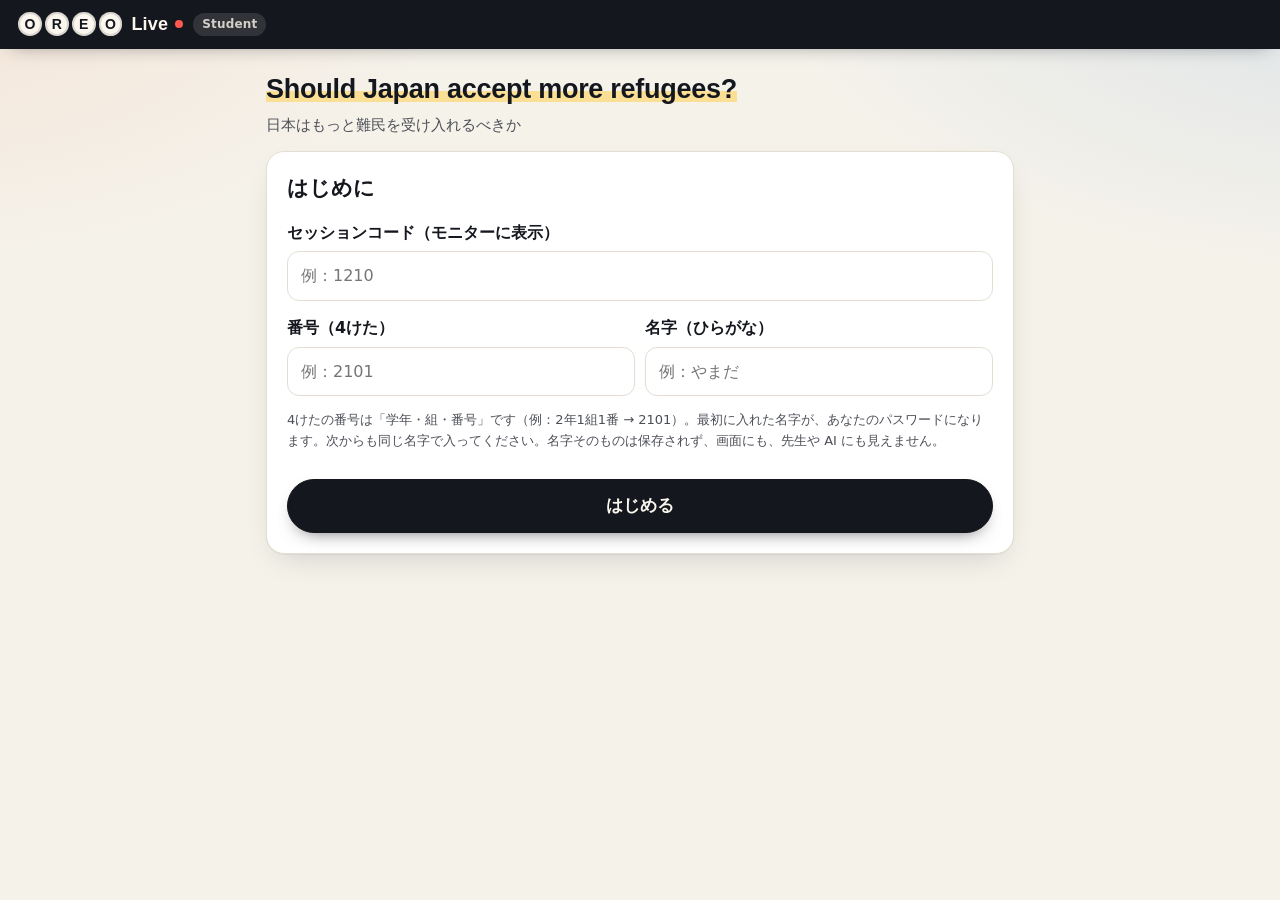
<file: index.html>
<!DOCTYPE html>
<html lang="ja">
<head>
<meta charset="utf-8">
<meta name="viewport" content="width=device-width, initial-scale=1">
<title>OREO Live — Student</title>
<link rel="icon" href="data:,">
<link rel="stylesheet" href="style.css">
<style>
  .top { position: sticky; top: 0; z-index: 10; display: flex; align-items: center; gap: 12px; padding: 10px 18px; box-shadow: 0 6px 20px -12px rgba(21,23,30,0.6); }
  .brand { font-size: 18px; }
  .who:empty { display: none; }
  .who { margin-left: auto; font-size: 14px; font-weight: 700; color: var(--cream); background: rgba(255,255,255,0.12); padding: 4px 13px; border-radius: 999px; cursor: pointer; }
  main { max-width: 780px; margin: 0 auto; padding: 22px 16px 80px; }
  main.wide { max-width: 1080px; }
  h1 { font-size: 24px; margin: 0 0 4px; }
  .step { display: inline-block; font-size: 13px; font-weight: 700; color: var(--cream); background: var(--cookie); padding: 3px 12px; border-radius: 999px; margin: 0; }
  h2 { font-size: 21px; margin: 0 0 12px; font-weight: 800; }
  h3 { font-size: 15px; margin: 0 0 6px; font-weight: 800; }
  .topic { display: inline; font-family: var(--font-en); font-size: 27px; line-height: 1.35; font-weight: 800; color: var(--ink); letter-spacing: -0.01em; margin: 0; background: linear-gradient(transparent 58%, var(--marker) 58%, var(--marker) 94%, transparent 94%); -webkit-box-decoration-break: clone; box-decoration-break: clone; }
  .topic-ja { color: var(--ink-2); margin: 6px 0 0; font-size: 15px; }
  .stack > * + * { margin-top: 14px; }
  #btnStart { width: 100%; min-height: 54px; font-size: 17px; }
  .grid2 { display: grid; grid-template-columns: repeat(2, 1fr); gap: 10px; }

  /* 投票 */
  .vote-btns { display: grid; grid-template-columns: repeat(3, 1fr); gap: 12px; margin-top: 18px; }
  .vote-btns button { min-height: 150px; border-radius: 24px; border: 2px solid var(--line); background: var(--surface); box-shadow: var(--shadow); font-size: 30px; font-weight: 900; font-family: var(--font-en); display: flex; flex-direction: column; align-items: center; justify-content: center; gap: 6px; transition: transform 0.12s, background 0.15s, border-color 0.15s, color 0.15s; }
  .vote-btns button:active { transform: scale(0.97); }
  .vote-btns button.on { transform: translateY(-3px); box-shadow: var(--shadow-lg); }
  .vote-btns button[data-v="yes"] { color: var(--yes-ink); } .vote-btns button[data-v="no"] { color: var(--no-ink); }
  .vote-btns button span { font-size: 14px; font-weight: 600; font-family: var(--font); color: var(--ink-2); }
  .vote-btns button.on span { color: rgba(255,255,255,0.9); }
  .vote-btns button[data-v="yes"].on { border-color: var(--yes); background: var(--yes); color: #fff; }
  .vote-btns button[data-v="no"].on { border-color: var(--no); background: var(--no); color: #fff; }
  .vote-btns button[data-v="unsure"].on { border-color: var(--cookie); background: var(--cookie); color: var(--cream); }

  /* 待機 */
  .wait-hero { text-align: center; padding: 48px 18px; }
  .card.wait-hero { background: var(--cookie); color: var(--cream); border-color: transparent; box-shadow: var(--shadow-lg); }
  .card.wait-hero .muted { color: rgba(251,247,238,0.6); }
  .wait-hero .big { font-size: 46px; line-height: 1.15; font-weight: 900; font-family: var(--font-en); color: var(--pop); letter-spacing: -0.01em; }
  #stopCard .big { font-family: var(--font); font-size: 30px; }
  .debate-hints { list-style: none; text-align: left; max-width: 520px; margin: 20px auto 0; padding: 0; display: grid; gap: 6px; }
  .debate-hints:empty { display: none; }
  .debate-hints li { background: rgba(255,255,255,0.08); border-radius: 12px; padding: 7px 12px; font-size: 14px; color: rgba(251,247,238,0.75); }
  .debate-hints b { display: block; font-family: var(--font-en); font-size: 15.5px; color: var(--cream); }
  #v-wait .wait-hero { padding: 32px 18px; }
  .hero-h { max-width: 520px; margin: 22px auto 0; text-align: left; font-size: 13px; font-weight: 800; letter-spacing: 0.04em; color: var(--pop); }
  .debate-flow { list-style: none; text-align: left; max-width: 520px; margin: 8px auto 0; padding: 0; display: grid; gap: 4px; font-size: 14.5px; color: rgba(251,247,238,0.88); }
  .debate-flow li span { margin-left: 8px; font-size: 12.5px; color: rgba(251,247,238,0.55); }
  .debate-flow.vp li { background: rgba(255,255,255,0.08); border-radius: 12px; padding: 6px 12px; }
  .debate-flow.vp b { font-family: var(--font-en); color: var(--cream); margin-right: 8px; }
  .debate-hints { margin-top: 8px; }
  /* チーム（座席表） */
  .team-card h2 { margin: 0; }
  .team-you { display: flex; align-items: center; gap: 10px 14px; flex-wrap: wrap; padding: 12px 14px; border-radius: 14px; background: var(--surface-2); }
  .team-you .tag { font-family: var(--font-en); font-weight: 900; font-size: 24px; padding: 4px 14px; border-radius: 12px; color: #fff; white-space: nowrap; }
  .team-you .tag.yes { background: var(--yes); }
  .team-you .tag.no { background: var(--no); }
  .team-you p { margin: 0; flex: 1 1 220px; font-size: 14.5px; }
  .team-you p small { display: block; color: var(--ink-3); margin-top: 2px; }
  #seatGrid .seatgrid { --seat-h: 46px; gap: 6px; }
  #seatGrid .seat.absent { opacity: 0.5; }
  /* 先生からのスタンプ（押した先生ごとに、はんこの絵を並べる。絵は stamp.js） */
  .stamp-card { background: #fffdf6; }
  .stamp-card h2 { margin: 0 0 8px; }
  .stamp-groups { display: flex; flex-wrap: wrap; gap: 12px 30px; }
  .stamp-group { display: flex; flex-direction: column; gap: 2px; }
  .stamp-from { font-weight: 800; font-size: 15px; color: var(--ink-2); }
  .stamp-row { display: flex; flex-wrap: wrap; gap: 4px 12px; padding: 6px 4px 2px; }

  /* 次へ進むボタン（生徒が自分で順番に進む） */
  .next-btn { width: 100%; min-height: 56px; font-size: 17px; }

  /* ライティング */
  .stance-pick { display: grid; grid-template-columns: 1fr 1fr; gap: 10px; }
  .stance-pick.three { grid-template-columns: repeat(3, 1fr); }
  .stance-pick button { min-height: 72px; border-radius: 18px; border: 2px solid var(--line); background: var(--surface); font-size: 22px; font-weight: 900; font-family: var(--font-en); transition: transform 0.12s, background 0.15s, border-color 0.15s, color 0.15s; }
  .stance-pick button:active { transform: scale(0.98); }
  .stance-pick button[data-v="yes"] { color: var(--yes-ink); } .stance-pick button[data-v="no"] { color: var(--no-ink); }
  .stance-pick button small { display: block; font-size: 13px; font-weight: 600; color: var(--ink-2); font-family: var(--font); }
  .stance-pick button.on small { color: rgba(255,255,255,0.9); }
  .stance-pick button[data-v="yes"].on { border-color: var(--yes); background: var(--yes); color: #fff; }
  .stance-pick button[data-v="no"].on { border-color: var(--no); background: var(--no); color: #fff; }
  .stance-pick button[data-v="unsure"].on { border-color: var(--cookie); background: var(--cookie); color: var(--cream); }
  .write-box { border: 1px solid var(--line); border-radius: var(--radius); background: var(--surface); box-shadow: var(--shadow); padding: 14px 16px 12px; }
  .write-box:focus-within { border-color: var(--cookie); }
  .write-box textarea { font-family: var(--font-en); font-size: 17px; line-height: 1.7; min-height: 300px; resize: vertical; }
  .chips { display: flex; flex-wrap: wrap; gap: 6px; margin: 0 0 10px; }
  .chip { border: 0; background: var(--surface-2); color: var(--ink); border-radius: 999px; padding: 5px 13px; font-size: 14px; font-weight: 600; font-family: var(--font-en); }
  button.chip:active { background: var(--pop-soft); }
  .tip { margin: 10px 0 0; font-size: 13.5px; color: var(--ink-2); }
  .tip b { font-family: var(--font-en); color: var(--ink); }
  .wc-wrap { position: sticky; bottom: 0; background: rgba(245,242,234,0.92); -webkit-backdrop-filter: blur(10px); backdrop-filter: blur(10px); padding: 12px 0 10px; border-top: 1px solid var(--line); }
  .wc-wrap .row { margin-bottom: 8px; }
  #btnSubmit { min-height: 52px; font-size: 17px; }
  #btnSubmit.armed { background: var(--pop); border-color: var(--pop); color: var(--cookie); }
  details.expr { border: 1px solid var(--line); border-radius: var(--radius); background: var(--surface); padding: 12px 16px; }
  details.expr summary { font-weight: 700; cursor: pointer; }
  .expr-grid { display: grid; grid-template-columns: auto 1fr; gap: 4px 16px; margin-top: 8px; font-size: 15px; }
  .expr-grid .en { font-weight: 600; }

  /* 提出の後（英文・添削・比べる） */
  .done-head { display: flex; align-items: center; gap: 10px; flex-wrap: wrap; }
  .done-head h2 { margin: 0; }
  .cmp { display: grid; gap: 14px; }
  @media (min-width: 760px) { .cmp.two { grid-template-columns: 1fr 1fr; align-items: start; } }
  .wcard { background: var(--surface); border: 1px solid var(--line); border-radius: var(--radius); box-shadow: var(--shadow); padding: 16px 18px; }
  .wcard.focus { border-color: var(--cookie); box-shadow: var(--shadow-lg); }
  .wcard-head { display: flex; gap: 8px; align-items: center; flex-wrap: wrap; margin-bottom: 10px; }
  .wcard-head .lbl { font-weight: 900; font-size: 17px; margin-right: 2px; }
  .wtext { white-space: pre-wrap; font-size: 17px; line-height: 1.8; overflow-wrap: anywhere; margin: 0; }
  .wtext.fixed { color: var(--good); }
  .wnote { font-size: 13px; color: var(--ink-3); margin: 6px 0 0; }
  /* AI のコメント・問いかけ・添削 */
  .fb { margin-top: 14px; border-top: 1px dashed var(--line); padding-top: 12px; display: flex; flex-direction: column; gap: 10px; }
  .fb .btn { width: 100%; min-height: 48px; font-size: 16px; }
  .fb-wait { display: flex; align-items: center; gap: 10px; margin: 0; color: var(--ink-2); font-weight: 700; }
  .spin { width: 18px; height: 18px; border-radius: 50%; border: 3px solid var(--surface-2); border-top-color: var(--cookie); animation: spin 0.9s linear infinite; flex: none; }
  @keyframes spin { to { transform: rotate(360deg); } }
  .qs { background: var(--pop-soft); border: 1px solid #ecd9a0; border-radius: 14px; padding: 10px 14px; }
  .qs h3 { margin: 0 0 4px; }
  .q-list { margin: 0; padding-left: 1.3em; }
  .q-list li { padding: 5px 0; }
  .q-en { display: block; font-family: var(--font-en); font-weight: 700; font-size: 16px; line-height: 1.45; }
  .q-ja { display: block; font-size: 14px; color: var(--ink-2); }
  details.fixes { border: 1px solid var(--line); border-radius: 14px; padding: 9px 14px; background: var(--surface); }
  details.fixes summary { cursor: pointer; font-weight: 800; color: var(--good); }
  details.fixes[open] summary { margin-bottom: 6px; }
  .fix-list { list-style: none; padding: 0; margin: 0; }
  .fix-list li { padding: 8px 0; border-bottom: 1px solid var(--surface-2); }
  .fix-list li:last-child { border-bottom: 0; }
  .comment { margin: 0; background: var(--good-soft); border-radius: 12px; padding: 9px 13px; font-size: 15px; }
  @media (max-width: 759px) { .cmp.two .wcard.focus { order: -1; } } /* 縦に並ぶときは、今の英文を先に */
  del { color: var(--fix); background: var(--fix-soft); text-decoration-thickness: 2px; padding: 0 3px; border-radius: 4px; font-family: var(--font-en); }
  ins { color: var(--good); background: var(--good-soft); text-decoration: none; font-weight: 700; padding: 0 3px; border-radius: 4px; font-family: var(--font-en); }
  .why { display: block; font-size: 14px; color: var(--ink-2); }
  .growth { display: inline-flex; align-items: baseline; gap: 6px; background: var(--pop-soft); border: 1px solid #ecd9a0; border-radius: 999px; padding: 6px 16px; font-weight: 700; }
  .growth b { font-family: var(--font-en); font-size: 22px; }
  .note { background: var(--pop-soft); border: 1px solid #ecd9a0; border-radius: 14px; padding: 11px 15px; font-size: 14px; }


  /* 読む前の問いかけ（授業の後のライティング中） */
  details.preq { border: 1px solid #ecd9a0; background: var(--pop-soft); border-radius: var(--radius); padding: 12px 16px; }
  details.preq summary { font-weight: 800; cursor: pointer; }

  /* 振り返り */
  .reflect { border: 2px solid var(--cookie); }
  .reflect h2 { margin-bottom: 6px; }
  .reflect .prompt { margin: 0 0 6px; font-weight: 700; }
  .reflect ul { margin: 0 0 10px; padding-left: 1.2em; color: var(--ink-2); font-size: 14px; }
  .reflect textarea { font-size: 16px; line-height: 1.7; min-height: 150px; resize: vertical; }
  .reflect .row { margin-top: 8px; }

  .overlay { position: fixed; inset: 0; background: rgba(21,23,30,0.9); -webkit-backdrop-filter: blur(6px); backdrop-filter: blur(6px); color: var(--cream); z-index: 40; display: flex; flex-direction: column; align-items: center; justify-content: center; gap: 22px; text-align: center; padding: 20px; }
  .overlay .muted { color: rgba(251,247,238,0.65); }
  .cookies { display: flex; gap: 10px; }
  .cookies i { width: 58px; height: 58px; border-radius: 50%; background: var(--cream); color: var(--cookie); display: flex; align-items: center; justify-content: center; font-style: normal; font-family: var(--font-en); font-weight: 900; font-size: 26px; animation: hop 1.2s ease-in-out infinite; }
  .cookies i:nth-child(2) { animation-delay: 0.15s; } .cookies i:nth-child(3) { animation-delay: 0.3s; } .cookies i:nth-child(4) { animation-delay: 0.45s; }
  @keyframes hop { 0%, 60%, 100% { transform: translateY(0); background: var(--cream); } 30% { transform: translateY(-16px); background: var(--pop); } }
  @media (max-width: 520px) {
    .vote-btns { grid-template-columns: 1fr; } .vote-btns button { min-height: 72px; }
    .stance-pick.three { grid-template-columns: 1fr; } .stance-pick.three button { min-height: 56px; }
    .topic { font-size: 19px; }
    .seg button { padding: 7px 11px; font-size: 14px; }
  }
</style>
</head>
<body>
<div id="demoBanner" class="demo-banner hidden">デモモード：AIは使わず、サンプルのコメント・問いかけ・添削を表示します（config.js に WORKER_URL を設定すると本番になります）</div>
<header class="top">
  <div class="brand"><span class="logo"><i>O</i><i>R</i><i>E</i><i>O</i></span>Live<span class="live-dot"></span><small>Student</small></div>
  <div class="who" id="who" title="組・番号を変える場合はタップ"></div>
</header>

<main id="main">
  <!-- ログイン -->
  <section id="v-login" class="stack hidden">
    <div>
      <p class="topic" data-topic></p>
      <p class="topic-ja" data-topic-ja></p>
    </div>
    <div class="card stack">
      <h2>はじめに</h2>
      <div id="codeRow">
        <label class="field-label" for="inCode">セッションコード（モニターに表示）</label>
        <input id="inCode" type="text" inputmode="latin" autocomplete="off" placeholder="例：1210">
      </div>
      <div class="grid2">
        <div><label class="field-label" for="inId">番号（4けた）</label><input id="inId" type="text" inputmode="numeric" maxlength="4" autocomplete="off" placeholder="例：2401"></div>
        <div><label class="field-label" for="inName">名字（ひらがな）</label><input id="inName" type="text" maxlength="20" autocomplete="off" autocapitalize="off" spellcheck="false" placeholder="例：やまだ"></div>
      </div>
      <p class="small muted" id="idHint">4けたの番号は「学年・組・番号」です（例：2年4組1番 → 2401）。最初に入れた名字が、あなたのパスワードになります。次からも同じ名字で入ってください。名字そのものは保存されず、画面にも、先生や AI にも見えません。</p>
      <button id="btnStart" class="btn btn-primary">はじめる</button>
    </div>
  </section>

  <!-- 最初の投票 -->
  <section id="v-vote" class="stack hidden">
    <p class="step">Step 1：今のあなたの考え</p>
    <div>
      <p class="topic" data-topic></p>
      <p class="topic-ja" data-topic-ja></p>
    </div>
    <div class="vote-btns" id="voteBtns">
      <button data-v="yes">Yes<span data-yes-ja></span></button>
      <button data-v="no">No<span data-no-ja></span></button>
      <button data-v="unsure">Not sure<span>まだわからない</span></button>
    </div>
    <p id="voteMsg" class="muted"></p>
    <button id="btnToDebate" class="btn btn-primary next-btn" disabled>次へ：ディベート →</button>
  </section>

  <!-- ディベート -->
  <section id="v-wait" class="stack hidden">
    <p class="step">Step 2：ミニ・ディベート</p>
    <!-- チーム：先生がモニターでチームを分けたら、自分の席をタップする -->
    <div class="card stack team-card">
      <h2 id="teamTitle">あなたのチーム</h2>
      <p class="muted" id="teamWait" style="margin:0">先生がチームを分けるまで、少し待とう。分かれたら、ここに座席表が出ます。</p>
      <div id="teamBox" class="stack hidden">
        <div class="team-you hidden" id="teamYou"></div>
        <p class="small muted" id="seatHint" style="margin:0"></p>
        <div>
          <div class="seat-front">黒板（前）</div>
          <div id="seatGrid"></div>
        </div>
      </div>
    </div>
    <div class="card wait-hero">
      <div class="big">Debate time!</div>
      <p>座席表で班を確かめたら、タブレットを置いてディベートに集中しよう。</p>
      <h3 class="hero-h">進め方（10分）</h3>
      <ol class="debate-flow" id="debateFlow"></ol>
      <h3 class="hero-h">立論メモの3つの視点</h3>
      <ol class="debate-flow vp" id="debateVp"></ol>
      <h3 class="hero-h">使える言い方</h3>
      <ul class="debate-hints" id="debateHints"></ul>
    </div>
    <button id="btnToWrite" class="btn btn-primary next-btn">ディベートが終わったら：英文を書く →</button>
  </section>

  <!-- ライティング（本文を読む前／授業の後） -->
  <section id="v-write" class="stack hidden">
    <p class="step" id="writeStep"></p>
    <div>
      <p class="topic" data-topic></p>
      <p class="topic-ja" data-topic-ja></p>
    </div>
    <p class="muted" id="writeLead" style="margin:0"></p>
    <div class="card">
      <span class="field-label" id="stanceLabel"></span>
      <div class="stance-pick" id="stancePick"></div>
    </div>
    <details class="preq hidden" id="preQ" open>
      <summary>📌 読む前に AI から出た問いかけ — 今なら答えられる？</summary>
      <ol class="q-list" id="preQList" style="margin-top:6px"></ol>
    </details>
    <div class="write-box">
      <div class="chips" id="chips"></div>
      <textarea id="ta" rows="12" spellcheck="false" autocapitalize="sentences" placeholder="Write in English."></textarea>
      <p class="tip">💡 <b>O</b>pinion（意見）→ <b>R</b>eason（理由）→ <b>E</b>xample（具体例）→ <b>O</b>pinion（まとめ）の順に書くと伝わりやすくなります。この形にそろえなくても大丈夫。思いついたことを、どんどん書こう。</p>
      <p class="tip">📣 提出すると、AI からコメントと問いかけが届きます。英文は先生方（参観の先生を含む）も読みます。名前は表示されません。</p>
    </div>
    <details class="expr" id="exprBox">
      <summary id="exprTitle"></summary>
      <div class="expr-grid" id="exprGrid"></div>
    </details>
    <div class="wc-wrap">
      <div class="row"><div><b id="wc" class="en" style="font-size:22px">0</b> words</div><div class="spacer"></div><div class="small muted">提出は1回だけ。書き終わったら押そう</div></div>
      <button id="btnSubmit" class="btn btn-primary" style="width:100%">提出する</button>
    </div>
  </section>

  <!-- 提出の後 -->
  <section id="v-done" class="stack hidden">
    <div class="done-head"><h2>提出しました！</h2><span class="badge" id="doneRound"></span></div>
    <p class="muted" id="doneLead" style="margin:0"></p>
    <!-- 先生からのスタンプ（押した先生ごとに「〇〇先生から」） -->
    <div class="card stamp-card hidden" id="stampCard">
      <h2>🎁 先生からのスタンプ</h2>
      <div class="stamp-groups" id="stampRow"></div>
    </div>
    <div data-writings></div>
    <!-- 読む前の英文を出した後：研究授業の部が開くまで、ここで止まる -->
    <div class="card wait-hero hidden" id="stopCard">
      <div class="big">続きは本文を学習した後で</div>
      <p class="muted small" style="margin:6px 0 0">AI の問いかけを手がかりに、本文を読んでいこう。</p>
    </div>
    <div data-reflect></div>
    <!-- 授業の後：振り返りを保存したら出す -->
    <div class="card hidden" id="nextQ">
      <h2>Next question</h2>
      <p class="en" id="finalQ" style="font-size:19px;font-weight:700;white-space:pre-line;margin:0"></p>
      <p class="muted" id="finalQja"></p>
    </div>
  </section>
</main>

<div id="loading" class="overlay hidden">
  <div class="cookies"><i>O</i><i>R</i><i>E</i><i>O</i></div>
  <div><b>AI にもう一度たのんでいます…</b><br><span class="muted small">10〜30秒ほどかかります。画面を閉じずに待ってください。</span></div>
</div>

<script src="config.js"></script>
<script src="stamp.js"></script>
<script src="api.js"></script>
<script>
(function () {
  const C = window.OREO_CONFIG, API = window.OREO_API;
  const $ = (s) => document.querySelector(s);
  const $$ = (s) => Array.from(document.querySelectorAll(s));
  const esc = (t) => String(t ?? "").replace(/[&<>"']/g, (c) => ({ "&": "&amp;", "<": "&lt;", ">": "&gt;", '"': "&quot;", "'": "&#39;" }[c]));
  const store = {
    get(k) { try { return JSON.parse(localStorage.getItem(k)); } catch { return null; } },
    set(k, v) { try { localStorage.setItem(k, JSON.stringify(v)); } catch {} },
    del(k) { try { localStorage.removeItem(k); } catch {} },
  };
  function toast(msg, isErr) {
    const el = document.createElement("div");
    el.className = "toast" + (isErr ? " err" : "");
    el.textContent = msg;
    document.body.appendChild(el);
    setTimeout(() => el.remove(), isErr ? 5200 : 2600);
  }

  let T = window.OREO_TOPIC(); // いまのセッションのトピック（文言）。サーバーから id を受け取ったら applyTopic で入れ替える
  const STANCES = { pre: ["yes", "no", "unsure"], post: ["yes", "no"] };
  const STANCE_EN = { yes: "Yes", no: "No", unsure: "Not sure" };

  const params = new URLSearchParams(location.search);
  // show = 英文の表示（orig：自分の英文／diff：直したところ／fixed：添削後）。最初は自分の英文を見せ、コメントと問いかけを先に読ませる
  // lesson = 研究授業の部が開いているか（先生がモニターで1回だけ開く。練習のトピックは最初から開いている）
  // teams = 先生が分けたディベートのチーム（座席表と、席ごとの班と立場）。mine.team = 自分が選んだ席の班と立場
  const st = { s: (params.get("s") || "").trim().toUpperCase(), cls: "", num: "", token: "", phase: null, lesson: false, mine: null, teams: null, view: "", topic: "", round: "", doneRound: "", stance: "", show: "orig", openFix: {}, fbSig: "", teamSig: "", stampSig: "" };
  const SEAT = window.OREO_SEAT;
  const sid = () => `${st.s}_${st.cls}-${st.num}`;
  const draftKey = (round) => `oreolive_draft2_${sid()}_${round}`;
  const reflectKey = () => `oreolive_reflect_${sid()}`;
  // 研究授業の部で、どこまで進んだか（投票 → ディベート → 英文）。生徒が「次へ」を押して進む。この端末に覚えておく
  const stepKey = () => `oreolive_step_${sid()}`;
  const getStep = () => store.get(stepKey()) || "";
  const setStep = (v) => store.set(stepKey(), v);
  const RETRY_AFTER = 45000; // 提出からこの時間がたってもコメントが届かなければ「もう一度たのむ」を出す

  /* ---------- 初期化 ---------- */
  if (API.demo) $("#demoBanner").classList.remove("hidden");
  function applyTopic(id) {
    T = window.OREO_TOPIC(id);
    st.topic = id || C.DEFAULT_TOPIC;
    $$("[data-topic]").forEach((e) => (e.textContent = T.TOPIC));
    $$("[data-topic-ja]").forEach((e) => (e.textContent = T.TOPIC_JA));
    $$("[data-yes-ja]").forEach((e) => (e.textContent = T.YES_JA));
    $$("[data-no-ja]").forEach((e) => (e.textContent = T.NO_JA));
    $("#finalQ").textContent = T.FINAL_QUESTION;
    $("#finalQja").textContent = T.FINAL_QUESTION_JA;
    const H = T.DEBATE_HINTS || {};
    $("#debateHints").innerHTML = [["Yes 側の立論", H.yes], ["No 側の立論", H.no], ["反論", H.rebut]]
      .filter(([, en]) => en).map(([ja, en]) => `<li>${esc(ja)}<b>${esc(en)}</b></li>`).join("");
    // ディベートの進め方（モニターのタイマーと同じ順番）と、立論メモの3つの視点（資料2のメモの欄と同じ）
    $("#debateFlow").innerHTML = C.DEBATE_PHASES.map((p) => `<li>${esc(p.label)}<span>${p.sec >= 60 ? Math.round(p.sec / 60) + "分" : p.sec + "秒"}</span></li>`).join("");
    $("#debateVp").innerHTML = (T.VIEWPOINTS || []).map(([en, ja], k) => `<li><b>${k + 1}. ${esc(en)}</b>${esc(ja)}</li>`).join("");
    $("#debateVp").previousElementSibling.classList.toggle("hidden", !(T.VIEWPOINTS || []).length);
    $("#exprTitle").textContent = T.EXPRESSIONS_TITLE;
    $("#exprGrid").innerHTML = T.EXPRESSIONS.map(([en, ja]) => `<span class="en">${esc(en)}</span><span class="muted">${esc(ja)}</span>`).join("");
    // 書きかけの文章は消さず、書き出しの候補と立場のボタンだけを入れ替える
    $("#chips").innerHTML = [...T.OPINION_CHIPS, ...C.WRITE_CHIPS].map((c) => `<button type="button" class="chip" data-text="${esc(c)}">${esc(c.trim())} …</button>`).join("");
    if (st.round) renderStanceButtons();
  }
  const ID_EXAMPLE = `${C.GRADE ? C.GRADE + "年" : ""}${C.CLASSES[0]}組1番 → ${window.OREO_ID_OF(C.CLASSES[0], 1)}`;
  $("#inId").placeholder = "例：" + window.OREO_ID_OF(C.CLASSES[0], 1);
  $("#idHint").firstChild.textContent = $("#idHint").firstChild.textContent.replace(/（例：[^）]*）/, `（例：${ID_EXAMPLE}）`);
  applyTopic(C.DEFAULT_TOPIC);

  // この端末に覚えておくのは、セッション・組・番号と、ログインの印（token）だけ。名字は覚えない
  // （ディベートの班はログインでは選ばない。先生がモニターでチームを分け、生徒は Step 2 で自分の席をタップする）
  const saved = store.get("oreolive_login");
  if (saved) {
    if (!st.s && saved.s) st.s = saved.s;
    if (saved.s === st.s && saved.cls) $("#inId").value = window.OREO_ID_OF(saved.cls, saved.num);
  }
  $("#inCode").value = st.s;
  if (params.get("s")) $("#codeRow").classList.add("hidden");

  /* ---------- 画面の切り替え ---------- */
  function show(view) {
    $("#main").classList.toggle("wide", view === "done");
    if (st.view === view) return;
    st.view = view;
    ["login", "vote", "wait", "write", "done"].forEach((v) => $("#v-" + v).classList.toggle("hidden", v !== view));
    // 見えなくなった画面の振り返り欄は空にする（次に開いたとき、最新の内容で作り直す。書きかけはこの端末に残っている）
    $$("[data-reflect]").forEach((e) => { if (!e.closest("#v-" + view)) { e.innerHTML = ""; delete e.dataset.sid; } });
    window.scrollTo(0, 0);
  }
  // 先生の画面とは連動しない。生徒が自分で順番に進む：
  //   本文を読む前の英文 →（続きは本文を学習した後で）→ 最初の考え → ディベート → 授業の後の英文 → 振り返り
  function updateWho() {
    const t = st.mine && st.mine.team;
    $("#who").textContent = `${st.cls}組${st.num}番${t ? ` · G${t.grp}-${t.side === "yes" ? "Yes" : "No"}` : ""}`;
  }
  function render() {
    if (!st.phase) return show("login");
    updateWho();
    const mine = st.mine || {};
    if (mine.post) { renderDone("post"); return show("done"); }
    if (!st.lesson) {
      // 研究授業の部が開くまで：読む前の英文を書き、出したらここで止まる
      if (mine.pre) { renderDone("pre"); return show("done"); }
      setupWrite("pre");
      return show("write");
    }
    const step = getStep();
    if (step === "write") { setupWrite("post"); return show("write"); }
    if (step === "debate" && mine.vote) { renderTeam(); return show("wait"); }
    $$("#voteBtns button").forEach((b) => b.classList.toggle("on", mine.vote === b.dataset.v));
    $("#voteMsg").textContent = mine.vote ? "送信しました（選び直すこともできます）。ディベートが始まったら「次へ」を押そう。" : "";
    $("#btnToDebate").disabled = !mine.vote;
    return show("vote");
  }
  $("#btnToDebate").addEventListener("click", () => { setStep("debate"); render(); });
  $("#btnToWrite").addEventListener("click", () => { setStep("write"); render(); });

  /* ---------- Step 2：ディベートのチーム（自分の席をタップ） ---------- */
  const teamSig = () => JSON.stringify([st.teams && st.teams.at, st.mine && st.mine.team]);
  function renderTeam() {
    const t = st.teams, me = st.mine && st.mine.team;
    st.teamSig = teamSig();
    updateWho();
    $("#teamWait").classList.toggle("hidden", !!t);
    $("#teamBox").classList.toggle("hidden", !t);
    $("#teamTitle").textContent = t && !me ? "自分の席をタップしよう" : "あなたのチーム";
    if (!t) return;
    if (me) {
      const yes = me.side === "yes";
      const side = yes ? "Yes" : "No";
      const mates = Object.values(t.assign || {}).filter(([g, sd]) => String(g) === String(me.grp) && sd === me.side).length;
      const [a, b] = yes ? ["A1", "A2"] : ["N1", "N2"];
      const role = mates >= 2
        ? `${side}側は2人。最初の立論メモは2人で書き、立論（${a}）と反論（${b}）を1人ずつ担当しよう。`
        : `${side}側はあなた1人。立論（${a}）と反論（${b}）の両方を担当します。`;
      $("#teamYou").innerHTML = `<span class="tag ${me.side}">G${esc(me.grp)}・${side}側</span>`
        + `<p>${esc(role)}<small>「${esc(yes ? T.YES_JA : T.NO_JA)}」の立場で話します（あなたの本当の意見とちがってもOK）。</small></p>`;
    }
    $("#teamYou").classList.toggle("hidden", !me);
    $("#seatHint").textContent = me ? "席がちがっていたら、自分の席をタップし直そう。" : "上が黒板（前）です。いま座っている席をタップしてください。";
    $("#seatGrid").innerHTML = SEAT.html(t.rows, t.cols, (id) => {
      if (!t.seats.includes(id)) return null;
      const x = t.assign[id];
      if (!x) return { cls: "absent", html: "" };
      if (me && me.seat === id) return { cls: `${x[1]} me`, html: `<b>G${x[0]}</b><small>${x[1] === "yes" ? "Yes" : "No"}</small>` };
      return { cls: "", html: "" };
    });
  }
  let seatBusy = false;
  $("#seatGrid").addEventListener("click", (ev) => {
    const b = ev.target.closest("[data-seat]");
    if (!b || seatBusy || !st.teams) return;
    const id = b.dataset.seat;
    if (!st.teams.assign[id]) return toast("この席は、まだ班が決まっていません。先生に伝えよう", true);
    if (st.mine && st.mine.team && st.mine.team.seat === id) return;
    pickSeat(id, false);
  });
  async function pickSeat(id, force) {
    seatBusy = true;
    try {
      const res = await API.seat({ s: st.s, cls: st.cls, num: st.num, seat: id, force, token: st.token });
      st.mine = Object.assign({}, st.mine, { team: res.team });
      renderTeam();
    } catch (e) {
      if (authLost(e)) return;
      if (e.status === 409 && e.data && e.data.taken && !force) {
        seatBusy = false;
        if (confirm("この席は、ほかの人が選んでいます。\n自分の席にまちがいなければ「OK」を押してください（前に選んだ人は、選び直しになります）。")) return pickSeat(id, true);
      } else toast(e.message, true);
    } finally {
      seatBusy = false;
    }
  }

  /* ---------- 先生からのスタンプ（提出の後の画面。押した先生ごとに「〇〇先生から」と、はんこの絵で出す） ---------- */
  const STAMP = window.OREO_STAMP;
  const stampList = () => ((st.mine && Array.isArray(st.mine.stamps) && st.mine.stamps) || []).filter((x) => x && x.stamp);
  const stampKey = (x) => `${x.stamp}|${x.who || ""}|${x.at || 0}`;
  const stampSeen = new Set();
  let stampFirst = true;
  // 描き直して、この画面を開いてから新しく届いたスタンプを返す（それだけ「ポン」と押す動きをつける）
  function renderStamps() {
    const list = stampList();
    st.stampSig = JSON.stringify(list);
    const fresh = stampFirst ? [] : list.filter((x) => !stampSeen.has(stampKey(x)));
    const isNew = new Set(fresh.map(stampKey));
    list.forEach((x) => stampSeen.add(stampKey(x)));
    stampFirst = false;
    $("#stampCard").classList.toggle("hidden", !list.length);
    const by = new Map();
    list.forEach((x) => { const w = x.who || ""; if (!by.has(w)) by.set(w, []); by.get(w).push(x); });
    $("#stampRow").innerHTML = [...by].map(([who, xs]) => `<div class="stamp-group">
        <div class="stamp-from">${who ? `${esc(who)}先生から` : "先生から"}</div>
        <div class="stamp-row">${xs.map((x) => STAMP.html(x.stamp, { who, seed: stampKey(x), size: 116, pressed: isNew.has(stampKey(x)) })).join("")}</div>
      </div>`).join("");
    return fresh;
  }

  /* ---------- ログイン ---------- */
  $("#btnStart").addEventListener("click", async () => {
    const s = ($("#inCode").value || "").trim().toUpperCase();
    if (!s) return toast("セッションコードを入力してください", true);
    const id = window.OREO_PARSE_ID($("#inId").value);
    if (!id) return toast(`番号は4けたで入れてください（例：${ID_EXAMPLE}）`, true);
    const name = $("#inName").value.trim();
    if (!name) return toast("名字を入力してください", true);
    const btn = $("#btnStart");
    btn.disabled = true;
    try {
      const lg = await API.login({ s, cls: id.cls, num: id.num, name });
      const res = await API.state(s, id.cls, id.num, lg.token);
      Object.assign(st, { s, cls: id.cls, num: id.num, token: lg.token, phase: res.phase, lesson: !!res.lesson, mine: res.mine, teams: res.teams || null, round: "", fbSig: "" });
      if (res.topic && res.topic !== st.topic) applyTopic(res.topic);
      store.set("oreolive_login", { s, cls: st.cls, num: st.num, token: st.token });
      $("#inName").value = "";
      st.view = "";
      render();
      startPolling();
      if (lg.first) toast(`「${name}」で登録しました。次からも同じ名字で入ってください`);
    } catch (e) {
      toast(e.message, true);
    } finally {
      btn.disabled = false;
    }
  });
  // ログインし直す（別の生徒に替わるときも）。この端末の印は消す
  function relogin(msg) {
    clearTimeout(timer);
    Object.assign(st, { phase: null, token: "", view: "" });
    store.set("oreolive_login", { s: st.s, cls: st.cls, num: st.num });
    render();
    if (msg) toast(msg, true);
  }
  const authLost = (e) => (e && e.status === 401 ? (relogin("もう一度、番号と名字を入れてください"), true) : false);
  $("#who").addEventListener("click", () => {
    if (st.view && st.view !== "login" && confirm("番号と名字を入れ直しますか？（書いた英文は消えません）")) relogin();
  });

  /* ---------- 状態の取得（5秒ごと。AI のコメントを待っている間は3秒ごと） ---------- */
  let timer = null;
  const waitingFb = () => ["pre", "post"].some((r) => st.mine && st.mine[r] && !st.mine[r].feedback);
  function startPolling() {
    clearTimeout(timer);
    timer = setTimeout(async () => { await refresh(); startPolling(); }, waitingFb() ? 3000 : 5000);
  }
  // コメントが届いた・「もう一度たのむ」を出す時間になった、を見分ける印
  function fbSignature() {
    return ["pre", "post"].map((r) => {
      const w = st.mine && st.mine[r];
      if (!w) return "-";
      if (w.feedback) return "F";
      return Date.now() - (w.at || 0) >= RETRY_AFTER ? "R" : "W";
    }).join("");
  }
  async function refresh() {
    if (!st.phase) return;
    try {
      const res = await API.state(st.s, st.cls, st.num, st.token);
      if (res.topic && res.topic !== st.topic) applyTopic(res.topic);
      const changed = !!res.lesson !== st.lesson; // 先生が研究授業の部を開いた（または読む前に戻した）
      st.mine = res.mine || st.mine;
      st.teams = res.teams || null;
      st.phase = res.phase;
      st.lesson = !!res.lesson;
      if (changed) { st.view = ""; render(); }
      else if (st.view === "vote") render();
      else if (st.view === "wait") { if (teamSig() !== st.teamSig) renderTeam(); }
      else if (st.view === "done") {
        if (fbSignature() !== st.fbSig) rerenderWritings();
        if (JSON.stringify(stampList()) !== st.stampSig) {
          const fresh = renderStamps();
          if (fresh.length) {
            const names = [...new Set(fresh.map((x) => (x.who ? `${x.who}先生` : "先生")))].join("・");
            toast(`🎁 ${names}からスタンプが届きました！`);
          }
        }
      }
    } catch (e) { authLost(e); /* 一時的な通信エラーは無視して次回再試行 */ }
  }

  /* ---------- 投票 ---------- */
  $("#voteBtns").addEventListener("click", async (ev) => {
    const b = ev.target.closest("button");
    if (!b) return;
    $$("#voteBtns button").forEach((x) => (x.disabled = true));
    try {
      await API.vote({ s: st.s, cls: st.cls, num: st.num, stance: b.dataset.v, token: st.token });
      st.mine = Object.assign({}, st.mine, { vote: b.dataset.v });
      render();
    } catch (e) {
      if (!authLost(e)) toast(e.message, true);
    } finally {
      $$("#voteBtns button").forEach((x) => (x.disabled = false));
    }
  });

  /* ---------- ライティング ---------- */
  function renderStanceButtons() {
    const list = STANCES[st.round] || STANCES.post;
    const sub = { yes: T.YES_JA, no: T.NO_JA, unsure: "まだわからない" };
    const box = $("#stancePick");
    box.classList.toggle("three", list.length === 3);
    box.innerHTML = list.map((v) => `<button type="button" data-v="${v}" class="${st.stance === v ? "on" : ""}">${STANCE_EN[v]}<small>${esc(sub[v])}</small></button>`).join("");
  }
  function setupWrite(round) {
    if (st.round === round && $("#ta").dataset.sid === sid()) return; // 書いている途中はそのまま
    st.round = round;
    $("#ta").dataset.sid = sid();
    const pre = round === "pre";
    $("#writeStep").textContent = pre ? "本文を読む前に：今の考えを英語で書こう" : "Step 3：ディベートを踏まえて、今の考えを英語で書こう";
    $("#writeLead").textContent = pre
      ? "まだ習っていないので、正解はありません。今の考えを、思いつくだけ英語で書こう。わからない単語は日本語のままでも大丈夫。"
      : "ディベートで出た理由や具体例も使ってみよう。たくさん書けたら、それだけ考えが伝わります。";
    $("#stanceLabel").innerHTML = pre ? "今のあなたの考えは？" : `あなたの本当の意見は？<span class="muted small">（ディベートで担当した立場と違ってもOK）</span>`;
    $("#exprBox").classList.toggle("hidden", pre); // 使える表現は授業の後だけ（読む前に答えを見せない）
    // 授業の後：読む前に AI から出た問いかけを見せる（読む前の英文そのものは、提出するまで見せない）
    const preQs = !pre && st.mine && st.mine.pre && st.mine.pre.feedback ? st.mine.pre.feedback.questions || [] : [];
    $("#preQ").classList.toggle("hidden", !preQs.length);
    $("#preQList").innerHTML = preQs.map((q) => `<li><span class="q-en">${esc(q.en)}</span><span class="q-ja">${esc(q.ja)}</span></li>`).join("");
    const d = store.get(draftKey(round)) || {};
    st.stance = STANCES[round].includes(d.stance) ? d.stance : "";
    $("#ta").value = d.body || "";
    disarm();
    renderStanceButtons();
    updateWC();
  }
  $("#stancePick").addEventListener("click", (ev) => {
    const b = ev.target.closest("button");
    if (!b) return;
    st.stance = b.dataset.v;
    $$("#stancePick button").forEach((x) => x.classList.toggle("on", x === b));
    saveDraft();
  });
  $("#chips").addEventListener("click", (ev) => {
    const c = ev.target.closest(".chip");
    if (!c) return;
    const ta = $("#ta");
    const text = c.dataset.text;
    const start = ta.selectionStart ?? ta.value.length, end = ta.selectionEnd ?? ta.value.length;
    const before = ta.value.slice(0, start), after = ta.value.slice(end);
    const pad = before && !/\s$/.test(before) ? " " : "";
    ta.value = before + pad + text + after;
    const pos = (before + pad + text).length;
    ta.focus();
    ta.setSelectionRange(pos, pos);
    onInput();
  });
  $("#ta").addEventListener("input", onInput);
  function onInput() { updateWC(); saveDraft(); disarm(); }
  function countWords(t) { return (String(t).match(/[A-Za-z0-9]+(?:['’-][A-Za-z0-9]+)*/g) || []).length; }
  function updateWC() {
    const n = countWords($("#ta").value);
    $("#wc").textContent = n;
    return n;
  }
  function saveDraft() { if (st.cls && st.round) store.set(draftKey(st.round), { stance: st.stance, body: $("#ta").value }); }

  // 提出は1回だけなので、2回押して確定する
  let armTimer = null;
  function disarm() {
    clearTimeout(armTimer);
    armTimer = null;
    const b = $("#btnSubmit");
    b.classList.remove("armed");
    b.textContent = "提出する";
  }
  $("#btnSubmit").addEventListener("click", async () => {
    if (!STANCES[st.round].includes(st.stance)) return toast(st.round === "pre" ? "まず Yes・No・Not sure のどれかを選ぼう" : "まず Yes か No を選ぼう", true);
    if (updateWC() < 5) return toast("英文をもう少し書いてから提出しよう", true);
    const btn = $("#btnSubmit");
    if (!armTimer) {
      btn.classList.add("armed");
      btn.textContent = "もう一度押すと提出します（提出は1回だけ）";
      armTimer = setTimeout(disarm, 5000);
      return;
    }
    disarm();
    btn.disabled = true;
    btn.textContent = "提出しています…";
    const round = st.round;
    try {
      const res = await API.write({ s: st.s, cls: st.cls, num: st.num, round, stance: st.stance, body: $("#ta").value, token: st.token });
      store.del(draftKey(round));
      st.mine = Object.assign({}, st.mine, { [res.round]: { stance: res.stance, body: $("#ta").value.trim(), words: res.words, at: res.at, feedback: null } });
      try { const r = await API.state(st.s, st.cls, st.num, st.token); st.mine = r.mine || st.mine; st.phase = r.phase; st.lesson = !!r.lesson; } catch {}
      st.view = "";
      st.show = "orig";
      render();
      startPolling(); // コメントが届くまで、少し早めに確かめる
      toast("提出しました！ AI のコメントを待っています…");
    } catch (e) {
      if (authLost(e)) return; // 書きかけはこの端末に残っているので、ログインし直せば戻る
      toast(e.message, true);
      if (e.status === 409) { try { const r = await API.state(st.s, st.cls, st.num, st.token); st.mine = r.mine; st.phase = r.phase; st.lesson = !!r.lesson; st.view = ""; render(); } catch {} }
    } finally {
      btn.disabled = false;
      btn.textContent = "提出する";
    }
  });

  /* ---------- 提出の後：自分の英文・AI のコメントと問いかけ・添削・読む前との比較 ---------- */
  function renderDone(round) {
    const mine = st.mine || {};
    const both = round === "post" && mine.pre;
    st.doneRound = round;
    $("#stopCard").classList.toggle("hidden", round !== "pre"); // 読む前の英文を出したら、研究授業の部が開くまでここで止まる
    showNextQ();
    $("#doneRound").textContent = round === "pre" ? "本文を読む前" : both ? "授業の後" : "";
    $("#doneRound").classList.toggle("hidden", !$("#doneRound").textContent);
    $("#doneLead").textContent = round === "pre"
      ? "AI からのコメントと問いかけを読もう。問いかけの答えは、Lesson 8 を読みながら探してみよう。本文を学んだあとに、もう一度同じ問いで英文を書きます。"
      : both ? "読む前に書いた英文と並べてみよう。考え方や表現は、どう変わったかな？ 最後に、下の振り返りを書こう。" : "AI からのコメントと問いかけを読もう。最後に、下の振り返りを書こう。";
    renderStamps();
    renderWritings($("#v-done [data-writings]"), round);
    renderReflect($("#v-done [data-reflect]"));
  }
  // コメントが届いたときなどに、英文の部分だけを描き直す（振り返りの入力中の文字は消さない）
  function rerenderWritings() {
    renderWritings($("#v-done [data-writings]"), st.doneRound);
  }
  // 最後の問い：授業の後の英文を出し、振り返りを保存したら出す
  function showNextQ() {
    const post = st.mine && st.mine.post;
    $("#nextQ").classList.toggle("hidden", !(post && post.reflection && st.doneRound === "post"));
  }

  // 英文のカード（読む前・授業の後）。focus は今のラウンド
  function renderWritings(target, focus) {
    const mine = st.mine || {};
    st.fbSig = fbSignature();
    const list = ["pre", "post"].filter((r) => mine[r]);
    if (!list.length) { target.innerHTML = ""; return; }
    const two = list.length === 2;
    const anyFb = list.some((r) => mine[r].feedback);
    const label = (r) => (two || r === "pre" ? (r === "pre" ? "本文を読む前" : "授業の後") : "あなたの英文");
    const seg = anyFb
      ? `<div class="row"><span class="small muted">英文の表示</span><div class="seg" id="showSeg">${[["orig", "自分の英文"], ["diff", "直したところ"], ["fixed", "添削後の英文"]].map(([k, l]) => `<button data-show="${k}" class="${st.show === k ? "on" : ""}">${l}</button>`).join("")}</div></div>`
      : "";
    const growth = two
      ? (() => {
          const a = mine.pre.words || 0, b = mine.post.words || 0, d = b - a;
          return `<div><span class="growth">書いた量 <b>${a}</b> → <b>${b}</b> words${d ? `<span>（${d > 0 ? "+" : "−"}${Math.abs(d)}）</span>` : ""}</span></div>`;
        })()
      : "";
    target.innerHTML = `
      <div class="stack">
        ${growth}
        ${seg}
        <div class="cmp ${two ? "two" : ""}">${list.map((r) => card(r, mine[r], label(r), r === focus, two)).join("")}</div>
        ${anyFb ? `<p class="small muted" style="margin-top:10px">AI のコメントと添削は参考です。まちがえることや、ばらつきがあります。どう直すかは、自分で考えて決めよう。</p>` : ""}
      </div>`;
    const sg = target.querySelector("#showSeg");
    if (sg) sg.onclick = (ev) => {
      const b = ev.target.closest("button");
      if (!b) return;
      st.show = b.dataset.show;
      rerenderWritings();
    };
    target.querySelectorAll("details.fixes").forEach((d) => d.addEventListener("toggle", () => { st.openFix[d.dataset.fix] = d.open; }));
    target.querySelectorAll("[data-retry]").forEach((b) => (b.onclick = () => doRetry(b.dataset.retry)));
  }
  function card(round, w, label, focus, two) {
    const f = w.feedback;
    let text = esc(w.body), cls = "";
    if (f && st.show === "diff") text = diffHtml(w.body, f.corrected);
    else if (f && st.show === "fixed") { text = esc(f.corrected); cls = "fixed"; }
    return `<div class="wcard ${focus ? "focus" : ""}">
      <div class="wcard-head"><span class="lbl">${label}</span><span class="badge ${esc(w.stance)}">${STANCE_EN[w.stance] || esc(w.stance)}</span><span class="badge">${esc(w.words)} words</span></div>
      <p class="wtext en ${cls}">${text}</p>
      ${fbArea(round, w, two)}
    </div>`;
  }
  // AI のコメント → 問いかけ → 添削（タップで開く）の順に出す
  function fbArea(round, w, two) {
    const f = w.feedback;
    if (!f) {
      if (Date.now() - (w.at || 0) < RETRY_AFTER) return `<div class="fb"><p class="fb-wait"><span class="spin"></span>AI があなたの英文を読んでいます…（10秒ほど）</p></div>`;
      return `<div class="fb"><p class="muted" style="margin:0">AI のコメントが、まだ届いていません。</p><button class="btn" data-retry="${round}">🔁 もう一度たのむ</button></div>`;
    }
    const qTitle = round === "pre" && two ? "❓ 読む前の問いかけ — 今なら答えられる？" : "❓ 考えてみよう";
    const qs = f.questions && f.questions.length
      ? `<div class="qs"><h3>${qTitle}</h3><ol class="q-list">${f.questions.map((q) => `<li><span class="q-en">${esc(q.en)}</span><span class="q-ja">${esc(q.ja)}</span></li>`).join("")}</ol></div>`
      : "";
    const pts = f.points || [];
    const fixes = `<details class="fixes" data-fix="${round}" ${st.openFix[round] ? "open" : ""}>
        <summary>✏️ 添削を見る（おもな直し ${pts.length}）</summary>
        ${pts.length
          ? `<ul class="fix-list">${pts.map((p) => `<li>${p.original ? `<del>${esc(p.original)}</del> → ` : ""}<ins>${esc(p.corrected)}</ins><span class="why">${esc(p.why)}</span></li>`).join("")}</ul>`
          : `<p class="muted" style="margin:0">大きな直しはありませんでした。</p>`}
        <p class="small muted" style="margin:8px 0 0">上の「英文の表示」で、直したところや添削後の英文も見られます。</p>
      </details>`;
    return `<div class="fb">
      ${f.comment ? `<p class="comment">💬 ${esc(f.comment)}</p>` : ""}
      ${qs}
      ${fixes}
      ${f.demo ? `<p class="wnote">デモ用のサンプルです（AIは使っていません）。</p>` : ""}
    </div>`;
  }

  // 単語ごとの差分（もとの英文 → 添削後）。消えた語は <del>、入った語は <ins>
  function diffHtml(a, b) {
    const A = String(a).match(/\S+\s*/g) || [], B = String(b).match(/\S+\s*/g) || [];
    const n = A.length, m = B.length;
    if (n * m > 1500000) return esc(b);
    const ka = A.map((x) => x.trim()), kb = B.map((x) => x.trim());
    const dp = Array.from({ length: n + 1 }, () => new Uint16Array(m + 1));
    for (let i = n - 1; i >= 0; i--) for (let j = m - 1; j >= 0; j--) dp[i][j] = ka[i] === kb[j] ? dp[i + 1][j + 1] + 1 : Math.max(dp[i + 1][j], dp[i][j + 1]);
    const ops = [];
    let i = 0, j = 0;
    while (i < n && j < m) {
      if (ka[i] === kb[j]) ops.push(["=", B[j++]]), i++;
      else if (dp[i + 1][j] >= dp[i][j + 1]) ops.push(["-", A[i++]]);
      else ops.push(["+", B[j++]]);
    }
    while (i < n) ops.push(["-", A[i++]]);
    while (j < m) ops.push(["+", B[j++]]);
    // 続いている削除・追加はまとめて表示する
    let out = "", k = 0;
    while (k < ops.length) {
      const op = ops[k][0];
      let run = "";
      while (k < ops.length && ops[k][0] === op) run += ops[k++][1];
      const core = run.replace(/\s+$/, ""), tail = run.slice(core.length);
      if (op === "=") out += esc(run);
      else if (op === "-") out += `<del>${esc(core)}</del>` + (k < ops.length && ops[k][0] === "+" ? " " : esc(tail || " "));
      else out += `<ins>${esc(core)}</ins>${esc(tail)}`;
    }
    return out;
  }

  // 裏での作成が失敗したときだけ、もう一度たのむ
  async function doRetry(round) {
    $$(`[data-retry="${round}"]`).forEach((b) => (b.disabled = true));
    $("#loading").classList.remove("hidden");
    try {
      const res = await API.feedback({ s: st.s, cls: st.cls, num: st.num, round, token: st.token });
      st.mine[round] = Object.assign({}, st.mine[round], { feedback: res.feedback });
      rerenderWritings();
    } catch (e) {
      if (!authLost(e)) toast(e.message, true);
      $$(`[data-retry="${round}"]`).forEach((b) => (b.disabled = false));
    } finally {
      $("#loading").classList.add("hidden");
    }
  }

  /* ---------- 振り返り（授業の後の英文を出した人だけ。日本語で、何度でも書き直せる） ---------- */
  function renderReflect(target) {
    const post = st.mine && st.mine.post;
    if (!post) { target.innerHTML = ""; delete target.dataset.sid; return; }
    if (target.dataset.sid === sid() && target.firstElementChild) return; // 書いている途中の文字を消さない
    target.dataset.sid = sid();
    const R = T.REFLECTION || { PROMPT: "読む前と比べて、何が変わった？", HINTS: [] };
    const draft = store.get(reflectKey());
    const savedText = post.reflection || "";
    target.innerHTML = `<div class="card reflect">
      <h2>📝 振り返り</h2>
      <p class="prompt">${esc(R.PROMPT)}</p>
      ${R.HINTS && R.HINTS.length ? `<ul>${R.HINTS.map((h) => `<li>${esc(h)}</li>`).join("")}</ul>` : ""}
      <textarea rows="6" placeholder="日本語で、自分の言葉で書こう。"></textarea>
      <div class="row"><span class="small muted" data-rf-state></span><span class="spacer"></span><button class="btn btn-primary" data-rf-save>保存する</button></div>
      <p class="small muted" style="margin:8px 0 0">何度でも書き直せます。先生と参観の先生方が読みます（モニターには映りません）。</p>
    </div>`;
    const ta = target.querySelector("textarea"), state = target.querySelector("[data-rf-state]"), btn = target.querySelector("[data-rf-save]");
    ta.value = draft && draft.text !== undefined && draft.text !== savedText ? draft.text : savedText;
    let lastSaved = savedText;
    const mark = () => { state.textContent = ta.value.trim() === lastSaved.trim() ? (lastSaved ? "保存しました" : "") : "まだ保存していません"; };
    mark();
    ta.addEventListener("input", () => { store.set(reflectKey(), { text: ta.value }); mark(); });
    const saveNow = async (quiet) => {
      if (ta.value.trim() === lastSaved.trim()) return;
      btn.disabled = true;
      try {
        const res = await API.reflect({ s: st.s, cls: st.cls, num: st.num, text: ta.value, token: st.token });
        lastSaved = res.reflection || "";
        if (st.mine.post) st.mine.post.reflection = lastSaved;
        store.del(reflectKey());
        showNextQ();
        const t = new Date().toLocaleTimeString("ja-JP", { hour: "2-digit", minute: "2-digit" });
        mark();
        if (lastSaved) state.textContent = `保存しました（${t}）`;
        if (!quiet) toast("振り返りを保存しました");
      } catch (e) {
        if (!authLost(e) && !quiet) toast(e.message, true);
      } finally {
        btn.disabled = false;
      }
    };
    btn.onclick = () => saveNow(false);
    ta.addEventListener("blur", () => saveNow(true)); // 保存し忘れても、欄から離れたときに保存する
  }

  /* ---------- 自動ログイン ---------- */
  // ログインの印が残っていれば、そのまま入る（印が古い・先生がログインをやり直させたときは、ログイン画面に戻る）
  if (saved && saved.s && saved.s === st.s && saved.cls && saved.token) {
    API.state(st.s, saved.cls, saved.num, saved.token)
      .then((res) => {
        Object.assign(st, { cls: saved.cls, num: saved.num, token: saved.token, phase: res.phase, lesson: !!res.lesson, mine: res.mine, teams: res.teams || null });
        if (res.topic && res.topic !== st.topic) applyTopic(res.topic);
        render();
        startPolling();
      })
      .catch(() => render());
  } else render();
})();
</script>
</body>
</html>
</file>
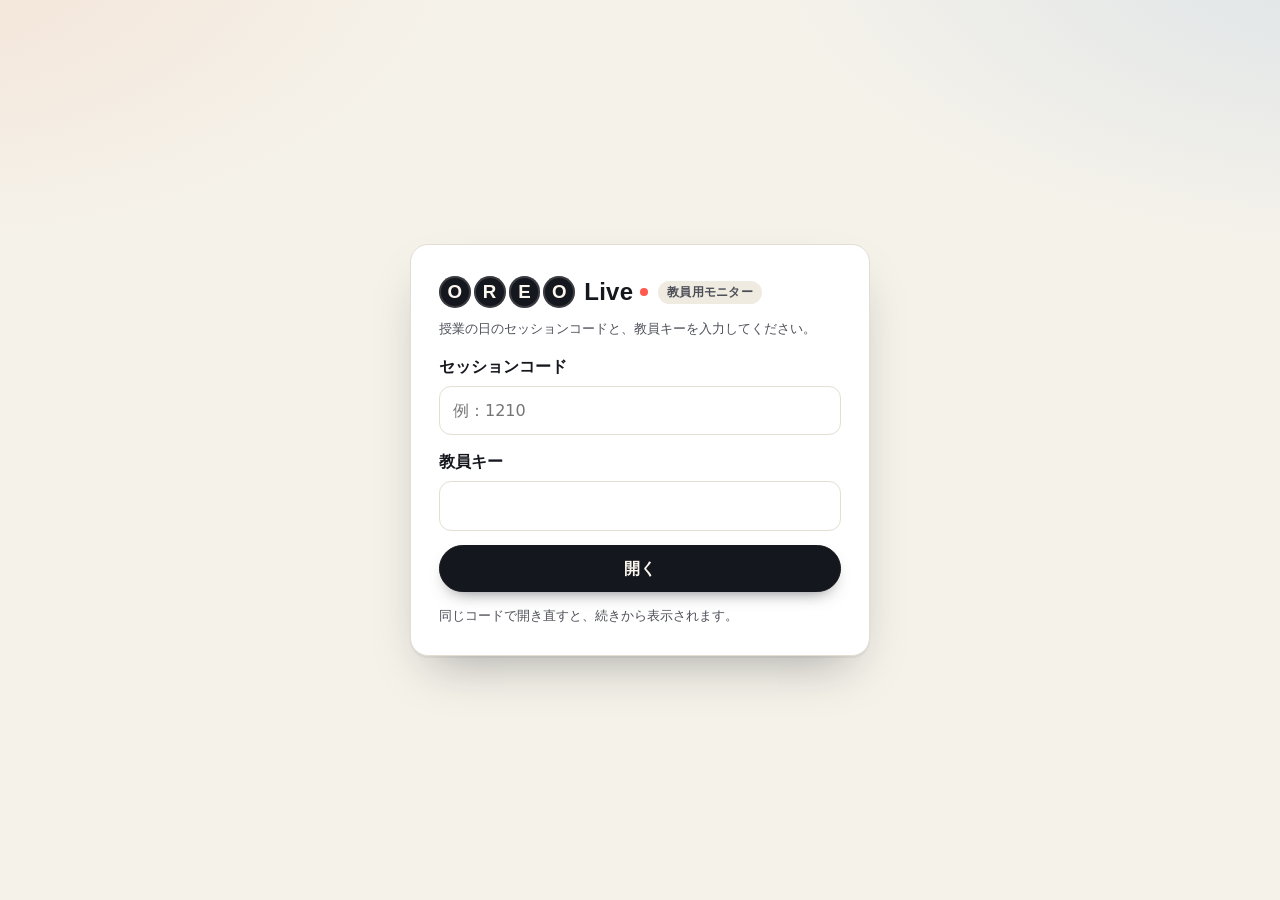
<file: monitor.html>
<!DOCTYPE html>
<html lang="ja">
<head>
<meta charset="utf-8">
<meta name="viewport" content="width=device-width, initial-scale=1">
<title>OREO Live — Monitor</title>
<link rel="icon" href="data:,">
<link rel="stylesheet" href="style.css">
<style>
  html, body { height: 100%; }
  body { display: flex; flex-direction: column; }
  .login-screen { flex: 1; display: flex; align-items: center; justify-content: center; padding: 20px; }
  .login-screen .card { width: min(460px, 100%); padding: 28px; box-shadow: var(--shadow-lg); }
  .login-screen .brand { font-size: 24px; }
  .login-screen .brand small { background: var(--surface-2); color: var(--ink-2); }
  #appMon { flex: 1; display: flex; flex-direction: column; min-height: 0; }

  nav.tabs { display: flex; align-items: center; gap: 4px; padding: 8px 14px; overflow-x: auto; }
  nav.tabs .brand { font-size: 17px; margin-right: 14px; }
  nav.tabs button { border: 0; background: transparent; padding: 8px 15px; border-radius: 999px; font-weight: 700; color: rgba(251,247,238,0.68); white-space: nowrap; transition: background 0.15s, color 0.15s; }
  nav.tabs button:hover { color: var(--cream); background: rgba(255,255,255,0.08); }
  nav.tabs button.on { background: var(--cream); color: var(--cookie); }
  nav.tabs .kbd { font-size: 11px; opacity: 0.55; margin-right: 6px; font-family: var(--font-en); }

  .stage { flex: 1; min-height: 0; overflow: auto; padding: clamp(14px, 2.4vw, 36px); }
  .pane { max-width: 1400px; margin: 0 auto; }
  .ttl { font-size: clamp(16px, 1.4vw, 22px); color: var(--ink-2); font-weight: 800; letter-spacing: 0.02em; margin: 0 0 8px; }
  .topic-big { display: inline; font-family: var(--font-en); font-weight: 900; color: var(--ink); letter-spacing: -0.02em; font-size: clamp(32px, 4.4vw, 68px); line-height: 1.2; margin: 0; background: linear-gradient(transparent 60%, var(--marker) 60%, var(--marker) 93%, transparent 93%); -webkit-box-decoration-break: clone; box-decoration-break: clone; }
  .topic-ja { font-size: clamp(16px, 1.6vw, 24px); color: var(--ink-2); margin: 12px 0 0; }
  .huge { font-family: var(--font-en); font-weight: 900; font-variant-numeric: tabular-nums; line-height: 1; letter-spacing: -0.02em; }

  footer.ctrl { display: flex; align-items: center; gap: 10px; flex-wrap: wrap; padding: 8px 14px; font-size: 14px; }
  footer.ctrl .seg button { padding: 6px 12px; font-size: 14px; }
  footer.ctrl .stat { color: rgba(251,247,238,0.62); }
  footer.ctrl .stat b { color: var(--cream); font-family: var(--font-en); font-size: 16px; }
  footer.ctrl #fLesson { font-weight: 700; }
  footer.ctrl #btnLesson { background: var(--pop); border-color: var(--pop); color: var(--cookie); font-weight: 800; }
  footer.ctrl #btnBackPre { background: transparent; border-color: transparent; color: rgba(251,247,238,0.5); font-size: 13px; }
  .lesson-warn { background: var(--pop-soft); border: 1px solid #ecd9a0; border-radius: 14px; padding: 10px 16px; font-weight: 700; margin-bottom: 14px; }

  /* 準備 */
  details.adv { margin-top: 12px; }
  details.adv summary { cursor: pointer; color: var(--ink-3); font-size: 13px; font-weight: 600; width: fit-content; }
  .topic-row { margin-top: 8px; background: var(--surface); border: 1px solid var(--line); border-radius: 14px; padding: 10px 16px; }
  .qr-grid { display: grid; grid-template-columns: repeat(auto-fit, minmax(300px, 1fr)); gap: 18px; margin-top: 18px; }
  .qr-card { text-align: center; }
  .qr-card .qr svg { width: min(300px, 70vw); height: auto; border-radius: 12px; }
  .url { font-family: var(--font-en); font-size: 13px; word-break: break-all; color: var(--ink-2); background: var(--surface-2); padding: 8px 12px; border-radius: 10px; }
  .pw-row { display: flex; align-items: center; justify-content: center; gap: 8px; flex-wrap: wrap; margin-top: 10px; }
  .pw-row .pw { font-family: var(--font-en); font-weight: 800; font-size: 20px; letter-spacing: 0.06em; background: var(--surface-2); padding: 3px 14px; border-radius: 10px; }
  .pw-row .pw.unset { color: var(--fix); font-family: var(--font); font-size: 15px; letter-spacing: 0; }
  .teacher-view { margin-top: 18px; display: flex; gap: 14px; align-items: center; flex-wrap: wrap; background: var(--surface); border: 1px solid var(--line); border-left: 6px solid var(--cookie); border-radius: var(--radius); padding: 14px 18px; }

  /* 投票 */
  .vote-layout { display: grid; grid-template-columns: minmax(220px, 300px) 1fr; gap: clamp(18px, 3vw, 48px); align-items: center; margin-top: clamp(18px, 3vw, 40px); }
  .vote-qr { text-align: center; background: var(--surface); border: 1px solid var(--line); border-radius: var(--radius); box-shadow: var(--shadow); padding: 16px; }
  .vote-qr svg { width: 100%; height: auto; background: #fff; border-radius: 10px; }
  .code-big { display: inline-block; font-family: var(--font-en); font-weight: 900; font-size: 32px; letter-spacing: 0.1em; background: var(--cookie); color: var(--cream); padding: 2px 18px; border-radius: 12px; }
  .hbars { display: flex; flex-direction: column; gap: 18px; }
  .hbar-row { display: grid; grid-template-columns: 170px 1fr 90px; gap: 14px; align-items: center; }
  .hbar-row .lbl { font-family: var(--font-en); font-weight: 900; font-size: clamp(20px, 2.2vw, 34px); }
  .hbar-row .lbl small { display: block; font-family: var(--font); font-size: 14px; font-weight: 600; color: var(--ink-2); }
  .hbar-track { height: clamp(38px, 4.4vw, 66px); background: rgba(21,23,30,0.07); border-radius: 14px; overflow: hidden; }
  .hbar-fill { height: 100%; border-radius: 14px; transition: width 0.6s cubic-bezier(0.2, 0.8, 0.2, 1); }
  .hbar-row .num { font-family: var(--font-en); font-weight: 900; font-size: clamp(26px, 3vw, 46px); text-align: right; font-variant-numeric: tabular-nums; }

  /* タイマー */
  .debate-layout { display: grid; grid-template-columns: minmax(240px, 320px) 1fr; gap: clamp(18px, 3vw, 40px); }
  .phase-list { list-style: none; margin: 0; padding: 0; display: flex; flex-direction: column; gap: 6px; }
  .phase-list li { display: flex; justify-content: space-between; gap: 10px; padding: 11px 15px; border-radius: 14px; background: var(--surface); border: 1px solid var(--line); font-weight: 700; cursor: pointer; transition: transform 0.15s, background 0.15s; }
  .phase-list li.done { color: var(--ink-3); background: transparent; }
  .phase-list li.cur { background: var(--cookie); color: var(--cream); border-color: var(--cookie); box-shadow: var(--shadow-lg), inset 5px 0 0 var(--pop); transform: translateX(4px); }
  .phase-list li .t { font-family: var(--font-en); font-variant-numeric: tabular-nums; }
  .timer-card { text-align: center; padding: clamp(20px, 3vw, 44px); }
  .card.timer-card { background: var(--cookie); background-image: radial-gradient(700px 320px at 50% -10%, rgba(245,184,61,0.16), transparent 70%); color: var(--cream); border-color: transparent; box-shadow: var(--shadow-lg); border-radius: 28px; }
  .timer-card .btn { background: rgba(255,255,255,0.1); border-color: rgba(255,255,255,0.18); color: var(--cream); }
  .timer-card .btn:hover { background: rgba(255,255,255,0.18); }
  .timer-card .btn-primary { background: var(--pop); border-color: var(--pop); color: var(--cookie); box-shadow: 0 10px 24px -12px rgba(245,184,61,0.9); }
  .timer-card .btn-primary:hover { background: #ffc955; }
  .timer-card .btn-ghost { background: transparent; border-color: transparent; color: rgba(251,247,238,0.7); }
  .timer-card .ph { font-size: clamp(28px, 3.4vw, 54px); font-weight: 900; margin: 0; letter-spacing: -0.01em; }
  .timer-card .who { font-size: clamp(16px, 1.7vw, 26px); color: rgba(251,247,238,0.7); margin: 6px 0 0; }
  .timer-card .who b { color: var(--pop); }
  .timer-card .clock { font-size: clamp(90px, 15vw, 230px); margin: 10px 0; }
  .timer-card .clock.low { color: #ff8a5c; }
  .timer-card .hint { font-family: var(--font-en); font-weight: 700; font-size: clamp(18px, 1.9vw, 30px); color: var(--pop); background: rgba(245,184,61,0.14); display: inline-block; padding: 8px 20px; border-radius: 14px; }
  .prog { height: 10px; background: rgba(255,255,255,0.14); border-radius: 99px; overflow: hidden; margin: 8px auto 18px; max-width: 720px; }
  .prog div { height: 100%; background: var(--pop); border-radius: 99px; width: 0; transition: width 0.2s linear; }
  .timer-ctrl { display: flex; justify-content: center; gap: 10px; flex-wrap: wrap; }
  /* ① 立論メモを書く：3つの視点 */
  .timer-card .vp { list-style: none; display: grid; grid-template-columns: repeat(3, minmax(0, 1fr)); gap: 12px; max-width: 1100px; margin: 4px auto 0; padding: 0; text-align: left; }
  .timer-card .vp li { background: rgba(255,255,255,0.08); border-radius: 16px; padding: 12px 16px; }
  .timer-card .vp b { display: block; font-family: var(--font-en); font-weight: 900; color: var(--pop); font-size: clamp(20px, 2.2vw, 34px); line-height: 1.2; }
  .timer-card .vp span { color: rgba(251,247,238,0.82); font-size: clamp(15px, 1.4vw, 22px); font-weight: 700; }

  /* チーム分け */
  .team-bar { display: flex; gap: 10px; align-items: center; flex-wrap: wrap; margin-bottom: 10px; }
  .team-bar select { width: auto; min-width: 220px; }
  .team-edit { display: flex; gap: 10px 14px; align-items: center; flex-wrap: wrap; background: var(--surface); border: 1px solid var(--line); border-radius: 14px; padding: 10px 14px; margin-bottom: 10px; }
  .team-edit label { display: inline-flex; gap: 6px; align-items: center; font-weight: 700; font-size: 14px; }
  .team-edit input { width: auto; }
  .team-edit input[type="number"] { width: 70px; }
  .team-edit input[type="text"] { width: 200px; }
  .team-info { font-weight: 800; font-size: clamp(16px, 1.5vw, 22px); margin: 4px 0 10px; }
  .team-info .muted { font-weight: 600; font-size: 0.8em; }
  #tGrid .seatgrid { --seat-h: clamp(54px, 7.5vh, 92px); gap: clamp(6px, 0.8vw, 12px); font-size: clamp(14px, 1.5vw, 24px); }

  /* ライティング */
  .write-layout { display: grid; grid-template-columns: 1.2fr 1fr; gap: clamp(18px, 3vw, 40px); align-items: start; }
  .submit-big { font-size: clamp(64px, 9vw, 140px); }
  .banner-hint { background: var(--no); color: #fff; font-weight: 900; border-radius: 18px; padding: 14px 18px; font-size: clamp(20px, 2.2vw, 34px); text-align: center; margin-bottom: 16px; box-shadow: 0 14px 30px -16px rgba(235,104,52,0.9); }
  .groups { display: grid; grid-template-columns: repeat(4, 1fr); gap: 10px; }
  .gchip { background: var(--surface); border: 1px solid var(--line); border-radius: 14px; padding: 10px; text-align: center; font-weight: 600; }
  .gchip b { display: block; font-family: var(--font-en); font-weight: 900; font-size: 24px; }
  .gchip.full { background: var(--good); border-color: var(--good); color: #fff; }
  .join { display: flex; gap: 14px; align-items: center; margin-top: 18px; background: var(--surface); border: 1px solid var(--line); border-radius: var(--radius); padding: 12px 16px; }
  .join svg { width: 120px; height: 120px; background: #fff; border-radius: 8px; flex: none; }
  .wstats { display: flex; gap: 18px; flex-wrap: wrap; margin: 0 0 14px; color: var(--ink-2); font-weight: 700; }
  .wstats b { font-family: var(--font-en); font-size: 22px; color: var(--ink); }

  /* 結果 */
  .subtabs { display: flex; gap: 8px; flex-wrap: wrap; align-items: center; margin-bottom: 18px; }
  .flow-wrap { display: flex; flex-direction: column; gap: 18px; }
  .flow-row .lbl { font-weight: 900; font-size: clamp(18px, 1.8vw, 28px); margin-bottom: 8px; }
  .flow-row .bar { height: clamp(46px, 5vw, 76px); }
  .flow-row .stackbar > div { font-size: clamp(16px, 1.8vw, 28px); font-family: var(--font-en); }
  .legend { display: flex; gap: 18px; flex-wrap: wrap; font-weight: 700; }
  .legend i { display: inline-block; width: 14px; height: 14px; border-radius: 4px; margin-right: 6px; vertical-align: -1px; }
  .flow-chips { display: flex; gap: 12px; flex-wrap: wrap; }
  .flow-chip { background: var(--surface); border: 1px solid var(--line); border-radius: 16px; box-shadow: var(--shadow); padding: 10px 18px; font-size: clamp(16px, 1.6vw, 24px); font-weight: 700; }
  .flow-chip b { font-family: var(--font-en); font-size: 1.3em; }
  .flow-sub { color: var(--ink-2); font-weight: 700; font-size: clamp(14px, 1.2vw, 18px); margin-top: 10px; }

  /* 意見のまとめ（派ごと × 読む前・授業の後） */
  .sum-grid { display: grid; gap: 12px; align-items: stretch; }
  .sum-grid.two { grid-template-columns: minmax(110px, 160px) 1fr 1fr; }
  .sum-grid.one { grid-template-columns: minmax(110px, 160px) 1fr; }
  .sum-head { font-weight: 900; font-size: clamp(17px, 1.6vw, 24px); color: var(--ink-2); padding: 0 4px; align-self: end; }
  .sum-head small { font-weight: 700; font-size: 0.75em; color: var(--ink-3); margin-left: 6px; }
  .sum-side { display: flex; flex-direction: column; justify-content: center; font-family: var(--font-en); font-weight: 900; font-size: clamp(22px, 2.4vw, 36px); border-radius: var(--radius); padding: 12px 16px; color: #fff; }
  .sum-side small { font-family: var(--font); font-size: 14px; font-weight: 700; opacity: 0.9; }
  .sum-side.yes { background: var(--yes); } .sum-side.no { background: var(--no); } .sum-side.unsure { background: var(--unsure); }
  .sum-cell { background: var(--surface); border: 1px solid var(--line); border-radius: var(--radius); box-shadow: var(--shadow); padding: 14px 18px; }
  .sum-cell .cnt { font-weight: 800; color: var(--ink-2); font-size: 15px; }
  .sum-cell .ov { font-weight: 800; font-size: clamp(18px, 1.7vw, 26px); line-height: 1.45; margin: 4px 0 8px; }
  .sum-cell ul { margin: 0; padding-left: 1.2em; font-size: clamp(16px, 1.45vw, 22px); line-height: 1.55; }
  .sum-cell.none { background: transparent; box-shadow: none; border-style: dashed; color: var(--ink-3); display: flex; align-items: center; justify-content: center; }
  .shift { margin-top: 18px; background: var(--surface); border: 1px solid var(--line); border-left: 6px solid var(--pop); border-radius: var(--radius); box-shadow: var(--shadow); padding: 16px 20px; }
  .shift p { font-size: clamp(18px, 1.7vw, 26px); font-weight: 700; margin: 0; line-height: 1.55; }
  .common { margin-top: 14px; background: var(--cookie); color: var(--cream); border-radius: 20px; padding: 16px 22px; box-shadow: var(--shadow-lg); }
  .common .ttl { color: rgba(251,247,238,0.7); }
  .common p { font-size: clamp(18px, 1.7vw, 26px); font-weight: 800; color: var(--pop); margin: 0; line-height: 1.55; }

  /* 書いた量 */
  .wc-cards { display: grid; grid-template-columns: repeat(auto-fit, minmax(240px, 1fr)); gap: 16px; }
  .wc-card { background: var(--surface); border: 1px solid var(--line); border-radius: var(--radius); box-shadow: var(--shadow); padding: 16px 20px; }
  .wc-card .big { font-size: clamp(40px, 5vw, 76px); }
  .wc-card .arrow { color: var(--ink-3); font-size: 0.6em; margin: 0 8px; }
  .hist { display: grid; grid-auto-flow: column; grid-auto-columns: 1fr; gap: 10px; align-items: end; height: 260px; margin-top: 18px; background: var(--surface); border: 1px solid var(--line); border-radius: var(--radius); padding: 18px 18px 8px; }
  .hcol { display: flex; flex-direction: column; justify-content: flex-end; height: 100%; }
  .hbars2 { flex: 1; display: flex; align-items: flex-end; justify-content: center; gap: 4px; }
  .hbars2 div { width: 40%; max-width: 46px; border-radius: 8px 8px 0 0; position: relative; min-height: 2px; }
  .hbars2 div span { position: absolute; top: -22px; left: 50%; transform: translateX(-50%); font-family: var(--font-en); font-weight: 800; font-size: 14px; color: var(--ink-2); }
  .hbars2 .b { background: #c9c6bc; } .hbars2 .a { background: var(--cookie); }
  .hcol .x { text-align: center; font-family: var(--font-en); font-weight: 700; font-size: 13px; color: var(--ink-2); margin-top: 6px; border-top: 1px solid var(--line); padding-top: 4px; }

  /* 振り返り */
  .rf-card { padding: clamp(18px, 2.6vw, 36px); }
  .rf-prompt { font-size: clamp(22px, 2.4vw, 38px); font-weight: 900; line-height: 1.5; margin: 4px 0 16px; }
  .rf-hints { margin: 0; padding-left: 1.3em; font-size: clamp(18px, 1.8vw, 28px); line-height: 1.7; color: var(--ink-2); }
  /* 新たな問い */
  .final { text-align: center; padding-top: clamp(20px, 6vh, 80px); }
  .final .quote { display: inline-block; font-family: var(--font-en); font-weight: 700; font-size: clamp(18px, 1.8vw, 28px); color: var(--cream); background: var(--cookie); padding: 6px 22px; border-radius: 999px; letter-spacing: 0.04em; }
  .final .q { font-family: var(--font-en); font-weight: 900; color: var(--ink); letter-spacing: -0.02em; font-size: clamp(32px, 4.4vw, 70px); line-height: 1.25; white-space: pre-line; margin: 28px 0; }
  .final .ja { font-size: clamp(18px, 1.9vw, 30px); color: var(--ink-2); max-width: 1100px; margin: 0 auto; }

  .empty { color: var(--ink-3); font-size: 18px; padding: 30px 0; text-align: center; }
  @media (max-width: 860px) {
    .vote-layout, .debate-layout, .write-layout { grid-template-columns: 1fr; }
    .hbar-row { grid-template-columns: 110px 1fr 60px; }
    .sum-grid.two, .sum-grid.one { grid-template-columns: 1fr; }
    .sum-head:empty { display: none; }
  }
</style>
</head>
<body>
<div id="demoBanner" class="demo-banner hidden">デモモード：AIは使わず、このブラウザ内のデータだけで動作します（準備タブの「サンプルデータを入れる」で見た目を確認できます）</div>

<div id="login" class="login-screen">
  <div class="card stack" style="display:flex;flex-direction:column;gap:14px">
    <div><div class="brand" style="margin-bottom:8px"><span class="logo dark"><i>O</i><i>R</i><i>E</i><i>O</i></span>Live<span class="live-dot"></span><small>教員用モニター</small></div><p class="muted small" style="margin:0">授業の日のセッションコードと、教員キーを入力してください。</p></div>
    <div><label class="field-label" for="inS">セッションコード</label><input id="inS" type="text" placeholder="例：1210" autocomplete="off"></div>
    <div><label class="field-label" for="inK">教員キー</label><input id="inK" type="password" autocomplete="current-password"></div>
    <button id="btnOpen" class="btn btn-primary">開く</button>
    <p class="small muted" style="margin:0">同じコードで開き直すと、続きから表示されます。</p>
  </div>
</div>

<div id="appMon" class="hidden">
  <nav class="tabs" id="tabs">
    <span class="brand"><span class="logo"><i>O</i><i>R</i><i>E</i><i>O</i></span>Live<span class="live-dot"></span></span>
    <button data-tab="setup"><span class="kbd">0</span>準備</button>
    <button data-tab="vote"><span class="kbd">1</span>最初の考え</button>
    <button data-tab="debate"><span class="kbd">2</span>ディベート</button>
    <button data-tab="write"><span class="kbd">3</span>ライティング</button>
    <button data-tab="results"><span class="kbd">4</span>結果</button>
    <button data-tab="reflect"><span class="kbd">5</span>振り返り</button>
    <button data-tab="final"><span class="kbd">6</span>新たな問い</button>
  </nav>

  <div class="stage">
    <!-- 0 準備 -->
    <section class="pane" data-pane="setup">
      <div class="ttl">授業の準備</div>
      <div class="row"><span class="code-big" id="codeShow"></span><span class="muted small" id="modelShow"></span></div>
      <!-- トピックの切り替え。ふだんは閉じてあり、データが1件でも入ったセッションでは枠ごと出さない（本番のモニターに選択肢を映さないため） -->
      <details class="adv hidden" id="advBox">
        <summary>詳細設定</summary>
        <div class="row topic-row">
          <label class="field-label" for="selTopic" style="margin:0">トピック</label>
          <select id="selTopic" style="width:auto;min-width:300px"></select>
          <span class="small muted">投票や提出が1件でも入ると変えられなくなり、この欄も表示されなくなります。</span>
        </div>
      </details>
      <div class="qr-grid">
        <div class="card qr-card"><div class="ttl">生徒用</div><div class="qr" id="qrStudent"></div><p class="url" id="urlStudent"></p></div>
        <div class="card qr-card"><div class="ttl">参観者用（指導案に貼付）</div><div class="qr" id="qrObserver"></div><p class="url" id="urlObserver"></p>
          <div class="pw-row"><span class="field-label" style="margin:0">参観者用パスワード</span><span class="pw" id="pwShow"></span><button class="btn btn-sm" id="pwToggle">表示</button><button class="btn btn-sm" id="pwEdit">決める・変える</button></div>
          <p class="small muted" style="margin:6px 0 0">QR と URL にはパスワードを入れていません。参観の先生方には、口頭や校内の連絡でお伝えください（校外の方には伝えない）。授業の後にパスワードを変えると、それまでの参観者は開けなくなります。</p>
        </div>
      </div>
      <div class="teacher-view">
        <button class="btn" id="btnTeacherView">先生用の一覧を開く（別のタブ）</button>
        <span class="small muted">生徒一人ひとりの英文（読む前・授業の後）を、和訳、AI のコメント・問いかけ・添削、振り返りと一緒に読めます。教員キーで開くので、パスワードは要りません。生徒の英文がすべて見えるので、<b>モニターに映しているときは開かないでください</b>。</span>
      </div>
      <div class="teacher-view">
        <button class="btn" id="btnUnlock">生徒のログインをやり直せるようにする</button>
        <span class="small muted">生徒は4けたの番号と名字で入ります（最初に入れた名字がパスワードになります）。名字を忘れた・まちがえて登録した生徒がいたら、その生徒の4けたの番号を入れてください。次に入れた名字で登録し直せます。書いた英文は消えません。</span>
      </div>
      <div class="row" style="margin-top:18px">
        <button class="btn" id="btnCsv">データを CSV で保存</button>
        <button class="btn btn-danger" id="btnClear">このセッションのデータを削除</button>
        <button class="btn hidden" id="btnSeed">サンプルデータを入れる（デモ）</button>
      </div>
      <p class="small muted">リハーサルでは別のコード（例：TEST）を使うと、本番のデータと混ざりません。キーボードの 0〜6 でタブを切り替え、Space でタイマーの開始／一時停止、→ で次へ進めます。</p>
    </section>

    <!-- 1 最初の考え -->
    <section class="pane hidden" data-pane="vote">
      <div class="lesson-warn hidden" data-lesson-warn>生徒画面は、まだ「本文を読む前」のままです。下の「研究授業を始める」を押すと、生徒が投票から順に進めるようになります。</div>
      <p class="ttl">Step 1 — What do you think now?</p>
      <p class="topic-big" data-topic></p>
      <p class="topic-ja" data-topic-ja></p>
      <div class="vote-layout">
        <div class="vote-qr"><div id="qrVote"></div><div class="muted">コード</div><div class="code-big" data-code></div></div>
        <div>
          <div class="hbars" id="voteBars"></div>
          <p class="muted" style="margin-top:16px">回答 <b id="voteN" class="en">0</b> 人（匿名で集計しています）</p>
        </div>
      </div>
    </section>

    <!-- 2 ディベート（チーム分け → タイマー） -->
    <section class="pane hidden" data-pane="debate">
      <div class="subtabs">
        <div class="seg" id="dView"><button data-v="teams">チーム分け</button><button data-v="timer">タイマー</button></div>
        <span class="small muted" id="dViewHint"></span>
      </div>

      <!-- チーム分け：座席表で欠席の席を外し、「チームを分ける」と席ごとに G1-Yes などが決まる。生徒はタブレットで自分の席をタップする -->
      <div id="dTeams" class="hidden">
        <div class="team-bar">
          <select id="tMapSel" aria-label="座席表"></select>
          <div class="seg" id="tMode"><button data-m="absent">欠席をタップ</button><button data-m="swap">入れかえ</button><button data-m="edit">座席表を作る・直す</button></div>
          <span class="spacer"></span>
          <button class="btn btn-primary" id="tSplit">チームを分ける</button>
        </div>
        <div class="team-edit hidden" id="tEdit">
          <label>名前 <input id="tName" type="text" maxlength="40" placeholder="例：2年4・5・6組"></label>
          <label>行（前→後ろ）<input id="tRows" type="number" min="1" max="10"></label>
          <label>列<input id="tCols" type="number" min="1" max="10"></label>
          <button class="btn btn-primary btn-sm" id="tSaveMap">この座席表を保存</button>
          <button class="btn btn-danger btn-sm" id="tDelMap">消す</button>
          <span class="small muted">机のある席をタップして選びます（点線は机のない場所）。座席表はクラスごとに保存され、次の授業でも使えます。</span>
        </div>
        <p class="team-info" id="tInfo"></p>
        <div class="seat-front">前（黒板・モニター）</div>
        <div id="tGrid"></div>
        <div class="row" style="margin-top:14px">
          <button class="btn btn-sm" id="tFlip">全班の Yes と No を入れかえる</button>
          <button class="btn btn-sm btn-ghost" id="tClearTeams">チーム分けを消す</button>
          <span class="small muted" id="tSaved"></span>
        </div>
      </div>

      <div class="debate-layout" id="dTimer">
        <div>
          <div class="ttl">Mini-Debate</div>
          <ul class="phase-list" id="phaseList"></ul>
          <label class="small muted row" style="margin-top:12px;gap:6px"><input type="checkbox" id="autoNext" checked> 時間になったら自動で次へ（3秒後）</label>
        </div>
        <div class="card timer-card">
          <p class="ph" id="dPh"></p>
          <p class="who" id="dWho"></p>
          <div class="clock huge" id="dClock">0:00</div>
          <div class="prog"><div id="dProg"></div></div>
          <div class="hint hidden" id="dHint"></div>
          <ol class="vp hidden" id="dVp"></ol>
          <div class="timer-ctrl" style="margin-top:20px">
            <button class="btn" id="dPrev">◀ 前へ</button>
            <button class="btn btn-primary" id="dToggle">▶ スタート</button>
            <button class="btn" id="dNext">次へ ▶</button>
            <button class="btn btn-ghost" id="dReset">↺ やり直す</button>
          </div>
        </div>
      </div>
    </section>

    <!-- 3 ライティング（本文を読む前／授業の後） -->
    <section class="pane hidden" data-pane="write">
      <div class="lesson-warn hidden" id="wWarn"></div>
      <div id="wBanner" class="banner-hint hidden"></div>
      <div class="subtabs" id="wModeRow">
        <div class="seg" id="wMode">
          <button data-m="pre">本文を読む前（単元の最初）</button>
          <button data-m="post">授業の後（ディベートの後）</button>
        </div>
        <span class="small muted">どちらのライティングかを選んでから「ライティング開始」を押します（タイマーだけが動きます。生徒画面は生徒が自分で進めます）。</span>
      </div>
      <div class="write-layout">
        <div class="card timer-card">
          <p class="ph" id="wPh"></p>
          <p class="who" id="wWho"></p>
          <div class="clock huge" id="wClock">12:00</div>
          <div class="prog"><div id="wProg"></div></div>
          <div class="timer-ctrl">
            <button class="btn btn-primary" id="wStart">▶ ライティング開始</button>
            <button class="btn" id="wPause">一時停止</button>
            <button class="btn btn-ghost" id="wReset">↺ リセット</button>
          </div>
        </div>
        <div>
          <div class="ttl">提出</div>
          <div class="row" style="align-items:baseline;gap:8px"><span class="huge submit-big" id="wN">0</span><span class="huge" style="font-size:40px;color:var(--ink-3)" id="wDwrap">/ <span id="wD">0</span></span><span class="huge" style="font-size:40px;color:var(--ink-3)" id="wUnit">人</span></div>
          <div class="wstats"><span>平均 <b id="wAvg">0</b> words</span><span>AI のコメントが届いた人 <b id="wFb">0</b></span></div>
          <div class="groups" id="wGroups"></div>
          <label class="small muted row" style="margin-top:14px;gap:6px"><input type="checkbox" id="wShowStance"> 賛否の割合を表示する</label>
          <div id="wStance" class="hidden" style="height:44px;margin-top:8px"></div>
          <div class="join"><div id="qrWrite"></div><div><div class="muted small">まだ開いていない人は QR から</div><div class="code-big" data-code></div></div></div>
        </div>
      </div>
    </section>

    <!-- 4 結果 -->
    <section class="pane hidden" data-pane="results">
      <div class="subtabs">
        <div class="seg" id="rTabs">
          <button data-r="flow" class="on">① 考えの変化</button>
          <button data-r="sum">② 意見のまとめ</button>
          <button data-r="words">③ 書いた量</button>
        </div>
        <span class="spacer"></span>
        <span class="small muted" id="sumInfo"></span>
        <button class="btn btn-primary" id="btnSum">AI でまとめる</button>
      </div>
      <div id="rFlow"></div>
      <div id="rSum" class="hidden"></div>
      <div id="rWords" class="hidden"></div>
    </section>

    <!-- 5 振り返り（時間調整を兼ねる） -->
    <section class="pane hidden" data-pane="reflect">
      <div class="write-layout">
        <div class="card rf-card">
          <div class="ttl">振り返り — Reflection（日本語で）</div>
          <p class="rf-prompt" id="rfPrompt"></p>
          <ul class="rf-hints" id="rfHints"></ul>
          <p class="muted" style="margin:16px 0 0">タブレットの「📝 振り返り」に書いて、「保存する」を押そう。何度でも書き直せます。</p>
        </div>
        <div>
          <div class="card timer-card">
            <p class="ph">Reflection</p>
            <div class="clock huge" id="rfClock">5:00</div>
            <div class="prog"><div id="rfProg"></div></div>
            <div class="timer-ctrl">
              <button class="btn btn-primary" id="rfToggle">▶ スタート</button>
              <button class="btn" id="rfMinus">−1分</button>
              <button class="btn" id="rfPlus">＋1分</button>
              <button class="btn btn-ghost" id="rfReset">↺</button>
            </div>
          </div>
          <div class="wstats" style="margin-top:16px"><span>振り返りを書いた人 <b id="rfN">0</b> / <span id="rfD">0</span> 人</span></div>
        </div>
      </div>
    </section>

    <!-- 6 新たな問い -->
    <section class="pane hidden" data-pane="final">
      <div class="final">
        <div class="quote" id="finalQuote"></div>
        <p class="q" id="finalQ"></p>
        <p class="ja" id="finalQja"></p>
      </div>
    </section>
  </div>

  <footer class="ctrl">
    <span class="muted">生徒画面：</span>
    <span id="fLesson"></span>
    <button class="btn btn-sm hidden" id="btnLesson" title="生徒が投票から順に進めるようになります（1回だけ押します）">研究授業を始める</button>
    <button class="btn btn-sm hidden" id="btnBackPre" title="間違えて開いたとき用">読む前に戻す</button>
    <span class="spacer"></span>
    <span class="stat" id="fPreWrap">読む前 <b id="fPre">0</b></span>
    <span class="stat">投票 <b id="fVotes">0</b></span>
    <span class="stat"><span id="fPostLbl">授業の後</span> <b id="fPost">0</b></span>
    <span class="stat">振り返り <b id="fRf">0</b></span>
    <span class="stat" id="fConn"></span>
    <button class="btn btn-sm" id="btnFull">全画面</button>
  </footer>
</div>

<script src="config.js"></script>
<script src="api.js"></script>
<script src="vendor/qrcode.js"></script>
<script>
(function () {
  const C = window.OREO_CONFIG, API = window.OREO_API;
  const $ = (s) => document.querySelector(s);
  const $$ = (s) => Array.from(document.querySelectorAll(s));
  const esc = (t) => String(t ?? "").replace(/[&<>"']/g, (c) => ({ "&": "&amp;", "<": "&lt;", ">": "&gt;", '"': "&quot;", "'": "&#39;" }[c]));
  const store = {
    get(k) { try { return JSON.parse(localStorage.getItem(k)); } catch { return null; } },
    set(k, v) { try { localStorage.setItem(k, JSON.stringify(v)); } catch {} },
  };
  function toast(msg, isErr) {
    const el = document.createElement("div");
    el.className = "toast" + (isErr ? " err" : "");
    el.textContent = msg;
    document.body.appendChild(el);
    setTimeout(() => el.remove(), isErr ? 5200 : 2600);
  }
  const fmt = (sec) => { const s = Math.max(0, Math.ceil(sec)); return `${Math.floor(s / 60)}:${String(s % 60).padStart(2, "0")}`; };
  const COLORS = { yes: "var(--yes)", no: "var(--no)", unsure: "var(--unsure)" };
  let T = window.OREO_TOPIC(); // いまのセッションのトピック（文言）
  const LABEL = { yes: ["Yes", T.YES_JA], no: ["No", T.NO_JA], unsure: ["Not sure", "まだわからない"] };

  /* ================= データ ================= */
  const S = { s: "", key: "", observerPassword: "" };
  // lesson = 研究授業の部が開いているか（先生が「研究授業を始める」を1回押す。練習のトピックは最初から開いている）
  // members = ディベートの席を選んだ生徒（班と立場）。モニターには一人ひとりの名前や英文は出さない（座席表の ✓ と、班ごとの人数だけ）
  const D = { since: 0, writings: new Map(), votes: [], members: [], summary: null, phase: null, lesson: false, topic: "", ok: true, loaded: false };
  const byRound = (round) => [...D.writings.values()].filter((w) => w.round === round);
  function counts(list, key) { const c = {}; list.forEach((x) => (c[x[key]] = (c[x[key]] || 0) + 1)); return c; }

  if (API.demo) { $("#demoBanner").classList.remove("hidden"); $("#btnSeed").classList.remove("hidden"); }
  $("#selTopic").innerHTML = Object.entries(C.TOPICS).map(([id, t]) => `<option value="${esc(id)}">${esc(t.NAME)} — ${esc(t.TOPIC)}</option>`).join("");
  function applyTopic(id) {
    T = window.OREO_TOPIC(id);
    D.topic = C.TOPICS[id] ? id : C.DEFAULT_TOPIC;
    LABEL.yes[1] = T.YES_JA;
    LABEL.no[1] = T.NO_JA;
    $$("[data-topic]").forEach((e) => (e.textContent = T.TOPIC));
    $$("[data-topic-ja]").forEach((e) => (e.textContent = T.TOPIC_JA));
    $("#finalQ").textContent = T.FINAL_QUESTION;
    $("#finalQja").textContent = T.FINAL_QUESTION_JA;
    $("#finalQuote").textContent = T.QUOTE || "";
    $("#finalQuote").classList.toggle("hidden", !T.QUOTE);
    const R = T.REFLECTION || { PROMPT: "", HINTS: [] };
    $("#rfPrompt").textContent = R.PROMPT;
    $("#rfHints").innerHTML = (R.HINTS || []).map((h) => `<li>${esc(h)}</li>`).join("");
    $("#selTopic").value = D.topic;
    try { debate.refresh(); } catch {} // 最初の1回は、ディベートのタイマーがまだ用意されていない
    try { setMode(wModeAuto(), false); } catch {}
  }
  applyTopic(C.DEFAULT_TOPIC);

  /* ================= ログイン ================= */
  const params = new URLSearchParams(location.search);
  const saved = store.get("oreolive_monitor") || {};
  $("#inS").value = (params.get("s") || saved.s || "").toUpperCase();
  $("#inK").value = saved.key || "";
  if (API.demo && !$("#inK").value) $("#inK").value = "demo";
  $("#btnOpen").addEventListener("click", openSession);
  $("#inK").addEventListener("keydown", (e) => e.key === "Enter" && openSession());

  async function openSession() {
    const s = $("#inS").value.trim().toUpperCase(), key = $("#inK").value;
    if (!s || !key) return toast("コードとキーを入力してください", true);
    try {
      const res = await API.session(s, key);
      Object.assign(S, { s: res.code, key });
      D.phase = res.phase;
      D.lesson = !!res.lesson;
      applyTopic(res.topic);
      store.set("oreolive_monitor", { s: S.s, key });
      try { const info = await API.info(S.s, key); S.observerPassword = info.observerPassword || ""; $("#modelShow").textContent = "AI: " + info.model; } catch {}
      $("#login").classList.add("hidden");
      $("#appMon").classList.remove("hidden");
      $$("[data-code]").forEach((e) => (e.textContent = S.s));
      $("#codeShow").textContent = "セッション " + S.s;
      drawQRs();
      teamsUI.loadMaps();
      showTab(store.get("oreolive_monitor_tab") || "setup");
      await poll();
      setMode(wModeAuto(), false);
      setInterval(poll, 4000);
    } catch (e) { toast(e.message, true); }
  }

  /* ================= QR ================= */
  function qrSvg(text) {
    try { const q = qrcode(0, "M"); q.addData(text); q.make(); return q.createSvgTag({ cellSize: 4, margin: 2, scalable: true }); }
    catch { return ""; }
  }
  function drawQRs() {
    const stu = new URL("index.html", location.href); stu.search = "?s=" + encodeURIComponent(S.s);
    // 参観者用の QR・URL にはパスワードを入れない（指導案が校外に出ても、パスワードがなければ読めない）
    const obs = new URL("observer.html", location.href); obs.search = "?s=" + encodeURIComponent(S.s);
    $("#qrStudent").innerHTML = qrSvg(stu.href); $("#urlStudent").textContent = stu.href;
    $("#qrObserver").innerHTML = qrSvg(obs.href); $("#urlObserver").textContent = obs.href;
    $("#qrVote").innerHTML = qrSvg(stu.href);
    $("#qrWrite").innerHTML = qrSvg(stu.href);
    renderPw();
  }
  // 参観者用パスワード：ふだんは伏せて表示（モニターに映っていても見えないように）
  let pwVisible = false;
  function renderPw() {
    const pw = S.observerPassword;
    const el = $("#pwShow");
    el.classList.toggle("unset", !pw);
    el.textContent = !pw ? "⚠ まだ決まっていません（参観者用ページが開けません）" : pwVisible ? pw : "●".repeat(Math.min(pw.length, 10));
    $("#pwToggle").classList.toggle("hidden", !pw);
    $("#pwToggle").textContent = pwVisible ? "隠す" : "表示";
  }
  $("#pwToggle").onclick = () => { pwVisible = !pwVisible; renderPw(); };
  $("#pwEdit").onclick = async () => {
    const v = prompt("参観者用のパスワード（4〜40文字）を入力してください。参観の先生方に、口頭や校内の連絡でお伝えします。", S.observerPassword || "");
    if (v === null) return;
    try { const res = await API.password(S.s, S.key, v); S.observerPassword = res.observerPassword; pwVisible = false; renderPw(); toast("参観者用パスワードを保存しました"); }
    catch (e) { toast(e.message, true); }
  };
  // 生徒のログインをやり直せるようにする（名字を忘れた・まちがえて登録したとき）
  $("#btnUnlock").onclick = async () => {
    const ex = window.OREO_ID_OF(C.CLASSES[0], 1);
    const v = prompt(`ログインをやり直せるようにする生徒の、4けたの番号を入力してください（例：${ex}）`);
    if (v === null) return;
    const id = window.OREO_PARSE_ID(v);
    if (!id) return toast(`4けたの番号が正しくありません（例：${ex}）`, true);
    try {
      const res = await API.unlock(S.s, S.key, id.cls, id.num);
      toast(res.removed ? `${id.cls}組${id.num}番は、次に入れた名字で登録し直せます` : `${id.cls}組${id.num}番は、まだログインしていません`);
    } catch (e) { toast(e.message, true); }
  };
  // 先生用の一覧：参観者用ページを、この端末に保存した教員キーで開く（URL にキーは入れない）
  $("#btnTeacherView").onclick = () => {
    const u = new URL("observer.html", location.href);
    u.search = `?s=${encodeURIComponent(S.s)}&as=teacher`;
    window.open(u.href, "_blank");
  };

  /* ================= タブ ================= */
  let tab = "setup";
  function showTab(t) {
    tab = t;
    store.set("oreolive_monitor_tab", t);
    $$("#tabs button").forEach((b) => b.classList.toggle("on", b.dataset.tab === t));
    $$("[data-pane]").forEach((p) => p.classList.toggle("hidden", p.dataset.pane !== t));
    renderActive();
  }
  $("#tabs").addEventListener("click", (e) => { const b = e.target.closest("button"); if (b) showTab(b.dataset.tab); });
  const TAB_KEYS = ["setup", "vote", "debate", "write", "results", "reflect", "final"];
  document.addEventListener("keydown", (e) => {
    if (/INPUT|TEXTAREA|SELECT/.test(document.activeElement.tagName) || $("#appMon").classList.contains("hidden")) return;
    if (/^[0-6]$/.test(e.key)) showTab(TAB_KEYS[+e.key]);
    else if (e.key === " ") { e.preventDefault(); if (tab === "debate") { if (teamsUI.view === "timer") debate.toggle(); } else if (tab === "write") (wTimer.running ? wTimer.pause() : wTimer.start()); else if (tab === "reflect") rfTimer.toggle(); }
    else if (e.key === "ArrowRight" && tab === "debate" && teamsUI.view === "timer") debate.next();
    else if (e.key === "ArrowLeft" && tab === "debate" && teamsUI.view === "timer") debate.prev();
  });
  $("#btnFull").addEventListener("click", () => { if (document.fullscreenElement) document.exitFullscreen(); else document.documentElement.requestFullscreen && document.documentElement.requestFullscreen(); });

  /* ================= 生徒画面（先生の画面とは連動しない） ================= */
  // 生徒は自分で順番に進む。先生が切り替えるのは「研究授業を始める」の1回だけ
  // （本文を読む前の英文 →「続きは本文を学習した後で」で止まる → 開くと、投票 → ディベート → 授業の後の英文 → 振り返り）
  async function setPhase(ph) {
    try {
      const res = await API.phase(S.s, S.key, ph);
      D.phase = res.phase;
      D.lesson = !!res.lesson;
      if (!wModePicked && !wTimer.running) setMode(wModeAuto(), false);
      renderFooter();
      renderActive();
      toast(D.lesson ? "研究授業の部を開きました。生徒は投票から順に進めます" : "本文を読む前に戻しました");
    } catch (e) { toast(e.message, true); }
  }
  $("#btnLesson").addEventListener("click", () => {
    if (confirm("研究授業の部を開きます（1回だけ押します）。\n\n・生徒画面は「最初の考え（投票）」から、生徒が自分で順に進めるようになります。\n・本文を読む前の英文は、もう書けなくなります。\n\n開きますか？")) setPhase("lesson");
  });
  $("#btnBackPre").addEventListener("click", () => {
    if (confirm("本文を読む前に戻します（間違えて開いたとき用）。\n\n・投票や英文は消えません。\n・授業の後の英文をまだ出していない生徒は、「本文を読む前」の画面に戻ります。\n\n戻しますか？")) setPhase("pre");
  });

  /* ================= ポーリング ================= */
  async function poll() {
    const t0 = Date.now();
    try {
      const res = await API.live(S.s, S.key, D.since);
      D.votes = res.votes || [];
      // 和訳や添削が後から付くと upd が進むので、同じ id は上書きする
      (res.writings || []).forEach((w) => { D.writings.set(w.id, w); D.since = Math.max(D.since, w.upd || 0); });
      D.summary = res.summary || null;
      D.members = res.members || [];
      teamsUI.fromServer(res.teams || null, t0);
      D.phase = res.phase;
      D.lesson = !!res.lesson;
      D.loaded = true;
      if (res.topic && res.topic !== D.topic) applyTopic(res.topic);
      D.ok = true;
      if (!wModePicked && !wTimer.running) setMode(wModeAuto(), false);
    } catch (e) { D.ok = false; }
    renderFooter();
    renderActive();
  }
  function renderFooter() {
    const pre = byRound("pre").length;
    // 練習のトピック（読む前に書かない）は最初から開いているので、ボタンを出さない
    $("#fLesson").textContent = !T.PRE_WRITING ? "生徒が自分で順に進めます" : D.lesson ? "研究授業の部（生徒が自分で順に進めます）" : "本文を読む前（読む前の英文だけ書けます）";
    $("#btnLesson").classList.toggle("hidden", !T.PRE_WRITING || D.lesson || !D.loaded);
    $("#btnBackPre").classList.toggle("hidden", !T.PRE_WRITING || !D.lesson);
    $$("[data-lesson-warn]").forEach((e) => e.classList.toggle("hidden", !T.PRE_WRITING || D.lesson || !D.loaded));
    // データが入ったセッションでは、トピックの切り替え欄を出さない（最初の取得が済むまでも出さない）
    const empty = D.loaded && !D.votes.length && !D.writings.size;
    $("#advBox").classList.toggle("hidden", !empty);
    if (!empty) $("#advBox").open = false;
    $("#fPre").textContent = pre;
    $("#fPreWrap").classList.toggle("hidden", !T.PRE_WRITING && !pre);
    $("#fVotes").textContent = D.votes.length;
    $("#fPost").textContent = byRound("post").length;
    $("#fPostLbl").textContent = T.PRE_WRITING ? "授業の後" : "提出";
    $("#fRf").textContent = byRound("post").filter((w) => w.reflection).length;
    $("#fConn").textContent = D.ok ? "" : "⚠ 通信エラー（再試行中）";
  }
  function renderActive() {
    if (tab === "debate") teamsUI.render();
    if (tab === "vote") renderVote();
    if (tab === "write") renderWrite();
    if (tab === "results") renderResults();
    if (tab === "reflect") renderReflectTab();
  }

  /* ================= 1 最初の考え ================= */
  function hbars(c, keys) {
    const max = Math.max(1, ...keys.map((k) => c[k] || 0));
    return keys.map((k) => `<div class="hbar-row"><div class="lbl">${LABEL[k][0]}<small>${esc(LABEL[k][1])}</small></div>
      <div class="hbar-track"><div class="hbar-fill" style="width:${((c[k] || 0) / max) * 100}%;background:${COLORS[k]}"></div></div>
      <div class="num">${c[k] || 0}</div></div>`).join("");
  }
  function renderVote() {
    $("#voteBars").innerHTML = hbars(counts(D.votes, "stance"), ["yes", "no", "unsure"]);
    $("#voteN").textContent = D.votes.length;
  }

  /* ================= タイマー ================= */
  function makeTimer(onTick, onEnd) {
    let total = 0, left = 0, running = false, endAt = 0, iv = null;
    function tick() {
      left = Math.max(0, (endAt - Date.now()) / 1000);
      if (left <= 0) { running = false; clearInterval(iv); onTick(0, total, false); onEnd && onEnd(); return; }
      onTick(left, total, true);
    }
    return {
      set(sec) { clearInterval(iv); total = left = sec; running = false; onTick(left, total, false); },
      start() { if (running || left <= 0) return; running = true; endAt = Date.now() + left * 1000; clearInterval(iv); iv = setInterval(tick, 200); onTick(left, total, true); },
      pause() { if (!running) return; left = Math.max(0, (endAt - Date.now()) / 1000); running = false; clearInterval(iv); onTick(left, total, false); },
      toggle() { running ? this.pause() : this.start(); },
      get running() { return running; }, get left() { return left; }, get total() { return total; },
    };
  }
  let actx = null;
  function beep(times = 3, freq = 880) {
    try {
      actx = actx || new (window.AudioContext || window.webkitAudioContext)();
      for (let i = 0; i < times; i++) {
        const o = actx.createOscillator(), g = actx.createGain(), t = actx.currentTime + i * 0.32;
        o.frequency.value = freq; o.connect(g); g.connect(actx.destination);
        g.gain.setValueAtTime(0.0001, t); g.gain.exponentialRampToValueAtTime(0.35, t + 0.02); g.gain.exponentialRampToValueAtTime(0.0001, t + 0.24);
        o.start(t); o.stop(t + 0.28);
      }
    } catch {}
  }

  /* ================= 2 ディベート ================= */
  const debate = (() => {
    const P = C.DEBATE_PHASES;
    let i = 0, autoT = null;
    const timer = makeTimer((left, total, running) => {
      $("#dClock").textContent = fmt(left);
      $("#dClock").classList.toggle("low", running && left <= 10);
      $("#dProg").style.width = total ? ((total - left) / total) * 100 + "%" : "0";
      $("#dToggle").textContent = running ? "一時停止" : "▶ スタート";
    }, () => {
      beep(3);
      if ($("#autoNext").checked && i < P.length - 1) { clearTimeout(autoT); autoT = setTimeout(() => { go(i + 1); timer.start(); }, 3000); }
    });
    function hintOf(p) { return p.hint ? (T.DEBATE_HINTS || {})[p.hint] || "" : ""; }
    function go(n) {
      clearTimeout(autoT);
      i = Math.max(0, Math.min(P.length - 1, n));
      const p = P[i];
      $("#dPh").textContent = p.label;
      $("#dWho").textContent = p.who;
      refresh();
      $("#phaseList").innerHTML = P.map((q, k) => `<li data-i="${k}" class="${k < i ? "done" : k === i ? "cur" : ""}"><span>${esc(q.label)}</span><span class="t">${fmt(q.sec)}</span></li>`).join("");
      timer.set(p.sec);
    }
    // トピックが変わったとき：タイマーは止めずに、ヒントの文と3つの視点だけ入れ替える
    function refresh() {
      const hint = hintOf(P[i]);
      $("#dHint").textContent = hint;
      $("#dHint").classList.toggle("hidden", !hint);
      // ① 立論メモを書く：トピックの3つの視点（資料2のメモの欄と同じ）
      const vp = P[i].memo ? T.VIEWPOINTS || [] : [];
      $("#dVp").innerHTML = vp.map(([en, ja], k) => `<li><b>${k + 1}. ${esc(en)}</b><span>${esc(ja)}</span></li>`).join("");
      $("#dVp").classList.toggle("hidden", !vp.length);
    }
    $("#phaseList").addEventListener("click", (e) => { const li = e.target.closest("li"); if (li) go(+li.dataset.i); });
    $("#dToggle").onclick = () => { actx || beep(0); timer.toggle(); };
    $("#dNext").onclick = () => go(i + 1);
    $("#dPrev").onclick = () => go(i - 1);
    $("#dReset").onclick = () => go(0);
    go(0);
    return { toggle: () => timer.toggle(), next: () => go(i + 1), prev: () => go(i - 1), refresh };
  })();

  /* ================= 2 ディベート：チーム分け（座席表） ================= */
  // 座席表（クラスごとにサーバーに保存）を選び、欠席の席をタップして「チームを分ける」。
  // 前後2人ずつの4人班（作れないところだけ3人班）になり、席ごとに G1-Yes などが決まる。生徒はタブレットで自分の席をタップする。
  const SEAT = window.OREO_SEAT;
  const teamsUI = (() => {
    const TM = { maps: [], view: store.get("oreolive_monitor_dview") || "teams", mode: "absent", sel: null, t: null, edit: null, rev: 0, pending: false, doneAt: 0, saveT: null };
    const present = (t) => t.seats.filter((x) => !t.absent.includes(x));
    const hasSplit = (t) => !!(t && t.assign && Object.keys(t.assign).length);

    function setView(v) {
      TM.view = v === "timer" ? "timer" : "teams";
      store.set("oreolive_monitor_dview", TM.view);
      $$("#dView button").forEach((b) => b.classList.toggle("on", b.dataset.v === TM.view));
      $("#dTeams").classList.toggle("hidden", TM.view !== "teams");
      $("#dTimer").classList.toggle("hidden", TM.view !== "timer");
      $("#dViewHint").textContent = TM.view === "teams"
        ? "欠席の席をタップしてから「チームを分ける」。生徒はタブレットの Step 2 で、自分の席をタップします。"
        : "Space でスタート／一時停止、→ で次へ進みます。";
      render();
    }
    $("#dView").onclick = (e) => { const b = e.target.closest("button"); if (b) setView(b.dataset.v); };
    function setMode(m) {
      TM.mode = m;
      TM.sel = null;
      if (m === "edit") startEdit();
      else TM.edit = null;
      render();
    }
    $("#tMode").onclick = (e) => { const b = e.target.closest("button"); if (b) setMode(b.dataset.m); };

    /* ---- 座席表（クラスごと） ---- */
    async function loadMaps() {
      try { TM.maps = (await API.seatmaps(S.key)).maps || []; } catch (e) { toast(e.message, true); }
      renderMapSel();
      render();
    }
    function renderMapSel() {
      const cur = TM.t ? TM.t.map : "";
      $("#tMapSel").innerHTML = `<option value="">座席表を選ぶ…</option>`
        + TM.maps.map((m) => `<option value="${esc(m.name)}">${esc(m.name)}（${m.seats.length}席）</option>`).join("")
        + `<option value="__new">＋ 新しい座席表を作る</option>`;
      $("#tMapSel").value = TM.maps.some((m) => m.name === cur) ? cur : "";
    }
    $("#tMapSel").onchange = () => {
      const v = $("#tMapSel").value;
      if (v === "__new") {
        TM.edit = { name: "", rows: C.SEAT_DEFAULT.rows, cols: C.SEAT_DEFAULT.cols, seats: new Set() };
        TM.mode = "edit";
        TM.sel = null;
        renderMapSel();
        editInputs(true);
        return render();
      }
      const m = TM.maps.find((x) => x.name === v);
      if (!m) return renderMapSel();
      if (hasSplit(TM.t) && !confirm("座席表を変えると、今のチーム分けは消えます。変えますか？")) return renderMapSel();
      useMap(m);
    };
    function useMap(m) {
      const keep = TM.t && TM.t.map === m.name ? TM.t.absent.filter((x) => m.seats.includes(x)) : [];
      TM.t = { map: m.name, rows: m.rows, cols: m.cols, seats: m.seats.slice(), absent: keep, assign: {} };
      TM.mode = "absent";
      TM.edit = null;
      TM.sel = null;
      renderMapSel();
      save();
      render();
    }
    function startEdit() {
      const m = TM.t ? TM.maps.find((x) => x.name === TM.t.map) : null;
      const base = m || (TM.t ? { name: TM.t.map, rows: TM.t.rows, cols: TM.t.cols, seats: TM.t.seats } : null);
      TM.edit = base
        ? { name: base.name, rows: base.rows, cols: base.cols, seats: new Set(base.seats) }
        : { name: "", rows: C.SEAT_DEFAULT.rows, cols: C.SEAT_DEFAULT.cols, seats: new Set() };
      editInputs(true);
    }
    function editInputs(withName) {
      if (withName) $("#tName").value = TM.edit.name;
      $("#tRows").value = TM.edit.rows;
      $("#tCols").value = TM.edit.cols;
    }
    const clampSize = (v) => Math.max(1, Math.min(C.SEAT_MAX || 10, parseInt(v, 10) || 1));
    $("#tRows").onchange = $("#tCols").onchange = () => {
      if (!TM.edit) return;
      TM.edit.rows = clampSize($("#tRows").value);
      TM.edit.cols = clampSize($("#tCols").value);
      TM.edit.seats = new Set([...TM.edit.seats].filter((id) => { const [r, c] = SEAT.rc(id); return r < TM.edit.rows && c < TM.edit.cols; }));
      editInputs(false);
      render();
    };
    $("#tName").oninput = () => { if (TM.edit) TM.edit.name = $("#tName").value; };
    $("#tSaveMap").onclick = async () => {
      const name = $("#tName").value.trim();
      if (!name) return toast("座席表の名前を入れてください（例：2年4・5・6組）", true);
      if (!TM.edit || !TM.edit.seats.size) return toast("机のある席をタップしてください", true);
      if (hasSplit(TM.t) && !confirm("座席表を保存すると、今のチーム分けは消えます（欠席の印は残ります）。保存しますか？")) return;
      try {
        const res = await API.seatmap(S.key, { name, rows: TM.edit.rows, cols: TM.edit.cols, seats: [...TM.edit.seats] });
        await loadMaps();
        useMap(res.map);
        toast(`座席表「${name}」を保存しました`);
      } catch (e) { toast(e.message, true); }
    };
    $("#tDelMap").onclick = async () => {
      const name = $("#tName").value.trim();
      if (!TM.maps.some((m) => m.name === name)) return toast("まだ保存していない座席表です", true);
      if (!confirm(`座席表「${name}」を消しますか？（ほかの授業でも使えなくなります）`)) return;
      try { await API.seatmap(S.key, { name, remove: true }); await loadMaps(); toast("座席表を消しました"); }
      catch (e) { toast(e.message, true); }
    };

    /* ---- 席をタップ ---- */
    $("#tGrid").onclick = (e) => {
      const b = e.target.closest("[data-seat]");
      if (!b) return;
      const id = b.dataset.seat;
      if (TM.mode === "edit" && TM.edit) {
        if (TM.edit.seats.has(id)) TM.edit.seats.delete(id); else TM.edit.seats.add(id);
        return render();
      }
      const t = TM.t;
      if (!t) return;
      if (TM.mode === "absent") {
        const k = t.absent.indexOf(id);
        if (k >= 0) { t.absent.splice(k, 1); if (hasSplit(t)) join(t, id); } // 遅れて来た生徒：近くの3人班に入れる
        else { t.absent.push(id); delete t.assign[id]; }
        save();
        return render();
      }
      // 入れかえ：2つの席をタップすると、班と立場を入れかえる
      if (t.absent.includes(id)) return toast("欠席の席です。「欠席をタップ」で出席に戻せます", true);
      if (!TM.sel || TM.sel === id) { TM.sel = TM.sel === id ? null : id; return render(); }
      const a = t.assign[TM.sel], c = t.assign[id];
      if (c) t.assign[TM.sel] = c; else delete t.assign[TM.sel];
      if (a) t.assign[id] = a; else delete t.assign[id];
      TM.sel = null;
      save();
      render();
    };
    // 出席に戻した席を、いちばん近い3人班に入れる（1人の側に入るので、その班は2対2になる）
    function join(t, id) {
      const [r, c] = SEAT.rc(id);
      const groups = {};
      Object.entries(t.assign).forEach(([s, [g, side]]) => (groups[g] = groups[g] || []).push([s, side]));
      let best = null;
      for (const [g, list] of Object.entries(groups)) {
        if (list.length !== 3) continue;
        const d = Math.min(...list.map(([s]) => { const [rr, cc] = SEAT.rc(s); return Math.abs(rr - r) + Math.abs(cc - c); }));
        if (!best || d < best.d) best = { g: +g, d, side: list.filter((x) => x[1] === "yes").length === 1 ? "yes" : "no" };
      }
      if (best) { t.assign[id] = [best.g, best.side]; toast(`この席を G${best.g} の ${best.side === "yes" ? "Yes" : "No"} 側に入れました`); }
      else toast("3人班がないので、この席の班は決まっていません。「入れかえ」で動かすか、チームを分け直してください", true);
    }

    $("#tSplit").onclick = () => {
      const t = TM.t;
      if (!t) return toast("先に座席表を選んでください", true);
      const p = present(t);
      if (p.length < 3) return toast("出席の席が少なすぎます", true);
      if (hasSplit(t) && !confirm("チームを分け直しますか？\n（生徒が選んだ席はそのままで、班と立場が新しくなります）")) return;
      t.assign = SEAT.split(t.rows, t.cols, p);
      TM.mode = "swap";
      TM.sel = null;
      TM.edit = null;
      save();
      render();
    };
    $("#tFlip").onclick = () => {
      const t = TM.t;
      if (!hasSplit(t)) return;
      Object.values(t.assign).forEach((a) => (a[1] = a[1] === "yes" ? "no" : "yes"));
      save();
      render();
    };
    $("#tClearTeams").onclick = () => {
      const t = TM.t;
      if (!hasSplit(t) || !confirm("チーム分けを消しますか？（欠席の印は残ります）")) return;
      t.assign = {};
      TM.mode = "absent";
      save();
      render();
    };

    /* ---- 保存（少し待ってまとめて送る。生徒の画面には5秒以内に出る） ---- */
    function save() {
      const rev = ++TM.rev;
      TM.pending = true;
      $("#tSaved").textContent = "保存しています…";
      clearTimeout(TM.saveT);
      TM.saveT = setTimeout(async () => {
        try {
          const res = await API.teams(S.s, S.key, TM.t);
          if (rev === TM.rev) {
            if (TM.t && res.teams) TM.t.at = res.teams.at;
            $("#tSaved").textContent = "保存しました（生徒の画面にも出ます）";
          }
        } catch (e) {
          $("#tSaved").textContent = "⚠ 保存できませんでした";
          toast(e.message, true);
        } finally {
          if (rev === TM.rev) { TM.pending = false; TM.doneAt = Date.now(); }
        }
      }, 400);
    }
    // ポーリングで届いたチーム分け（開き直したとき・別の端末で変えたとき）。
    // こちらで変えて保存するまでの間と、保存より前に出たポーリングの答えでは上書きしない
    function fromServer(t, t0) {
      if (TM.pending || TM.mode === "edit" || (t0 || 0) < (TM.doneAt || 0)) return;
      const cur = TM.t;
      if (!t) {
        if (cur && cur.at) { TM.t = null; renderMapSel(); render(); } // データの削除などで消えた
        return;
      }
      if (!cur || (t.at || 0) > (cur.at || 0)) {
        TM.t = { map: t.map || "", rows: t.rows, cols: t.cols, seats: t.seats || [], absent: t.absent || [], assign: t.assign || {}, at: t.at };
        renderMapSel();
        render();
      }
    }

    /* ---- 描く ---- */
    function render() {
      if (tab !== "debate" || TM.view !== "teams") return;
      $$("#tMode button").forEach((b) => b.classList.toggle("on", b.dataset.m === TM.mode));
      const editing = TM.mode === "edit" && TM.edit;
      $("#tEdit").classList.toggle("hidden", !editing);
      const t = TM.t;
      const split = hasSplit(t);
      $("#tSplit").disabled = !t || !!editing;
      $("#tSplit").textContent = split ? "チームを分け直す" : "チームを分ける";
      $("#tFlip").classList.toggle("hidden", !split || !!editing);
      $("#tClearTeams").classList.toggle("hidden", !split || !!editing);
      if (editing) {
        $("#tInfo").innerHTML = `机のある席 <b>${TM.edit.seats.size}</b> 席 <span class="muted">— 席をタップすると「机あり／なし」が切り替わります</span>`;
        $("#tGrid").innerHTML = SEAT.html(TM.edit.rows, TM.edit.cols, (id) => ({ cls: TM.edit.seats.has(id) ? "used" : "gap", html: "" }));
        return;
      }
      if (!t) {
        $("#tInfo").innerHTML = TM.maps.length
          ? "上で、このクラスの座席表を選んでください。"
          : "まず「座席表を作る・直す」で、このクラスの座席表を作ります（1回作れば、次の授業でも使えます）。";
        $("#tGrid").innerHTML = "";
        return;
      }
      const p = present(t);
      const chosen = new Set(D.members.filter((m) => m.grp).map((m) => m.seat));
      if (split) {
        const sizes = {};
        Object.values(t.assign).forEach(([g]) => (sizes[g] = (sizes[g] || 0) + 1));
        const v = Object.values(sizes);
        const n4 = v.filter((n) => n === 4).length, n3 = v.filter((n) => n === 3).length, other = v.length - n4 - n3;
        const seats = Object.keys(t.assign);
        $("#tInfo").innerHTML = `出席 ${p.length}人 → 4人班 ${n4}・3人班 ${n3}${other ? `・そのほか ${other}` : ""}　／　席を選んだ生徒 <b>${seats.filter((s) => chosen.has(s)).length}</b> / ${seats.length}`
          + ` <span class="muted">${TM.mode === "swap" ? "（2つの席を続けてタップすると、班と立場を入れかえます）" : "（欠席の席をタップ。遅れて来た生徒の席は、近くの3人班に入ります）"}</span>`;
      } else {
        $("#tInfo").innerHTML = `出席 <b>${p.length}</b>人（欠席 ${t.absent.length}）<span class="muted">　— 欠席の席をタップしてから「チームを分ける」を押します</span>`;
      }
      $("#tGrid").innerHTML = SEAT.html(t.rows, t.cols, (id) => {
        if (!t.seats.includes(id)) return null;
        if (t.absent.includes(id)) return { cls: "absent", html: "欠席" };
        const a = t.assign[id];
        const sel = TM.sel === id ? " sel" : "";
        if (!a) return { cls: sel, html: split ? "<small>班なし</small>" : "" };
        return { cls: a[1] + sel, html: `<b>G${a[0]}</b><small>${a[1] === "yes" ? "Yes" : "No"}</small>${chosen.has(id) ? '<span class="ck">✓</span>' : ""}` };
      });
    }
    setView(TM.view);
    return {
      render, loadMaps, fromServer,
      get view() { return TM.view; },
      reset() { TM.t = null; TM.sel = null; renderMapSel(); render(); },
    };
  })();

  /* ================= 3 ライティング ================= */
  // pre：本文を読む前（単元の最初。研究授業の部を開く前）／ post：授業の後（ディベートの後。研究授業の部を開いた後）
  let wMode = "post", wModePicked = false, hintBeeped = false;
  const W = {
    pre: { min: () => C.PRE_WRITING_MINUTES, hint: () => C.PRE_SUBMIT_HINT_MINUTE, ph: "Writing — Before reading", who: "Write what you think <b>now</b>. No right answer! わからない単語は日本語でもOK" },
    post: { min: () => C.WRITING_MINUTES, hint: () => C.SUBMIT_HINT_MINUTE, ph: "Writing — After the debate", who: "Write your <b>real</b> opinion. Use ideas from the text and the debate." },
  };
  // どちらのライティングかを、状況から決める（先生が選んだあとは、その選択を優先）
  function wModeAuto() {
    if (!T.PRE_WRITING) return "post";
    if (wModePicked) return wMode;
    return D.lesson ? "post" : "pre";
  }
  const wTimer = makeTimer((left, total) => {
    $("#wClock").textContent = fmt(left);
    $("#wProg").style.width = total ? ((total - left) / total) * 100 + "%" : "0";
    const elapsed = total - left;
    const ban = $("#wBanner");
    if (left <= 0 && total) { ban.textContent = "Time's up! まだ提出していない人は、今すぐ提出しよう"; ban.classList.remove("hidden"); }
    else if (elapsed >= W[wMode].hint() * 60) { ban.textContent = "Submit soon! 書き終わったら提出して、AI のコメントと問いかけを読もう"; ban.classList.remove("hidden"); }
    else ban.classList.add("hidden");
  }, () => beep(4, 660));
  function setMode(m, byTeacher) {
    if (byTeacher) wModePicked = true;
    if (m === wMode && wTimer.total) { renderWriteHead(); return; }
    if (wTimer.running) { if (byTeacher) toast("タイマーを止めてから切り替えてください", true); return; }
    wMode = m;
    hintBeeped = false;
    wTimer.set(W[m].min() * 60);
    renderWriteHead();
    renderWrite();
  }
  function renderWriteHead() {
    $("#wModeRow").classList.toggle("hidden", !T.PRE_WRITING);
    $$("#wMode button").forEach((b) => b.classList.toggle("on", b.dataset.m === wMode));
    $("#wPh").textContent = W[wMode].ph;
    $("#wWho").innerHTML = W[wMode].who;
  }
  setMode("post", false);
  setInterval(() => { if (wTimer.running && !hintBeeped && wTimer.total - wTimer.left >= W[wMode].hint() * 60) { hintBeeped = true; beep(2, 990); } }, 500);
  $("#wMode").addEventListener("click", (e) => { const b = e.target.closest("button"); if (b) setMode(b.dataset.m, true); });
  $("#wStart").onclick = () => { actx || beep(0); wTimer.start(); }; // タイマーだけ。生徒画面は切り替えない
  $("#wPause").onclick = () => wTimer.pause();
  $("#wReset").onclick = () => { hintBeeped = false; wTimer.set(W[wMode].min() * 60); };
  $("#wShowStance").onchange = () => renderWrite();

  function renderWrite() {
    const list = byRound(wMode);
    const post = wMode === "post";
    // 選んだライティングと、生徒画面の状態が合わないとき（生徒が書けない）だけ知らせる
    const warn = !T.PRE_WRITING || !D.loaded ? ""
      : post && !D.lesson ? "生徒画面は、まだ「本文を読む前」のままです。下の「研究授業を始める」を押すと、生徒が投票から順に進めるようになります。"
      : !post && D.lesson ? "研究授業の部を開いているので、本文を読む前の英文はもう書けません。" : "";
    $("#wWarn").textContent = warn;
    $("#wWarn").classList.toggle("hidden", !warn);
    // 授業の後：分母は今日の投票者と提出者。読む前：ログインだけの人は数えられないので、提出数だけ
    const students = new Set([...(post ? D.votes.map((v) => v.student) : []), ...list.map((w) => w.student)]);
    $("#wN").textContent = list.length;
    $("#wD").textContent = students.size;
    $("#wDwrap").classList.toggle("hidden", !post);
    $("#wUnit").classList.toggle("hidden", post);
    $("#wAvg").textContent = list.length ? Math.round(list.reduce((a, w) => a + (w.words || 0), 0) / list.length) : 0;
    $("#wFb").textContent = list.filter((w) => w.feedback).length;
    // 班ごとの提出（授業の後だけ）：班は、生徒がディベートで選んだ席から決まる
    const members = {}, done = {}, grpOf = {};
    if (post) {
      D.members.forEach((m) => { if (m.grp) { grpOf[m.student] = m.grp; members[m.grp] = (members[m.grp] || 0) + 1; } });
      list.forEach((w) => { const g = grpOf[w.student] || w.grp; if (g) done[g] = (done[g] || 0) + 1; });
    }
    const gs = [...new Set([...Object.keys(members), ...Object.keys(done)])].sort((a, b) => a - b);
    $("#wGroups").innerHTML = gs.map((g) => { const m = Math.max(members[g] || 0, done[g] || 0); return `<div class="gchip ${m && done[g] >= m ? "full" : ""}">G${g}<b>${done[g] || 0}/${m || "–"}</b></div>`; }).join("");
    const box = $("#wStance");
    box.classList.toggle("hidden", !$("#wShowStance").checked);
    box.innerHTML = stack(counts(list, "stance"), post ? ["yes", "no"] : ["yes", "no", "unsure"]);
  }

  /* ================= 4 結果 ================= */
  let rView = "flow";
  $("#rTabs").addEventListener("click", (e) => { const b = e.target.closest("button"); if (!b) return; rView = b.dataset.r; $$("#rTabs button").forEach((x) => x.classList.toggle("on", x === b)); renderResults(); });
  $("#btnSum").addEventListener("click", async () => {
    const b = $("#btnSum"); b.disabled = true; b.textContent = "まとめています…（30秒ほど）";
    try { const res = await API.summarize(S.s, S.key); D.summary = res.summary; toast("まとめました"); rView = "sum"; $$("#rTabs button").forEach((x) => x.classList.toggle("on", x.dataset.r === "sum")); renderResults(); }
    catch (e) { toast(e.message, true); }
    finally { b.disabled = false; b.textContent = D.summary ? "もう一度まとめる" : "AI でまとめる"; }
  });

  function stack(c, keys) {
    const n = keys.reduce((a, k) => a + (c[k] || 0), 0) || 1;
    return `<div class="stackbar">${keys.filter((k) => c[k]).map((k) => `<div class="${k}" style="width:${(c[k] / n) * 100}%" title="${LABEL[k][0]} ${c[k]}">${(c[k] / n) >= 0.08 ? `${LABEL[k][0]} ${c[k]}` : c[k]}</div>`).join("")}</div>`;
  }
  const time = (t) => new Date(t).toLocaleTimeString("ja-JP", { hour: "2-digit", minute: "2-digit" });

  function renderResults() {
    const pre = byRound("pre"), post = byRound("post");
    $("#rFlow").classList.toggle("hidden", rView !== "flow");
    $("#rSum").classList.toggle("hidden", rView !== "sum");
    $("#rWords").classList.toggle("hidden", rView !== "words");
    const sm = D.summary;
    $("#sumInfo").textContent = sm ? `AIのまとめ：${time(sm.at)}（${sm.count && sm.count.before ? `読む前 ${sm.count.before}人・` : ""}${T.PRE_WRITING ? "授業の後" : "ライティング"} ${(sm.count && sm.count.after) || 0}人）` : "";
    $("#btnSum").textContent = sm ? "もう一度まとめる" : "AI でまとめる";

    if (rView === "flow") {
      const hasPre = pre.length > 0;
      // 変化は「いちばん古い考え」から数える：読む前の英文があればそこから、なければ今日の最初の投票から
      const flowFrom = (list) => {
        const m = Object.fromEntries(list.map((v) => [v.student, v.stance]));
        const fl = {};
        post.forEach((r) => { const v = m[r.student]; if (v) fl[`${v}>${r.stance}`] = (fl[`${v}>${r.stance}`] || 0) + 1; });
        return fl;
      };
      const flow = flowFrom(hasPre ? pre : D.votes);
      const changed = (flow["yes>no"] || 0) + (flow["no>yes"] || 0);
      const decided = (flow["unsure>yes"] || 0) + (flow["unsure>no"] || 0);
      const today = flowFrom(D.votes);
      const todayChanged = (today["yes>no"] || 0) + (today["no>yes"] || 0) + (today["unsure>yes"] || 0) + (today["unsure>no"] || 0);
      const chip = (k, txt) => `<div class="flow-chip">${txt} <b>${flow[k] || 0}</b> 人</div>`;
      $("#rFlow").innerHTML = post.length || D.votes.length || hasPre ? `
        <div class="flow-wrap">
          <div class="legend"><span><i style="background:var(--yes)"></i>Yes</span><span><i style="background:var(--no)"></i>No</span><span><i style="background:var(--unsure)"></i>Not sure</span></div>
          ${hasPre ? `<div class="flow-row"><div class="lbl">本文を読む前 <span class="muted small">（${pre.length}人）</span></div><div class="bar">${stack(counts(pre, "stance"), ["yes", "no", "unsure"])}</div></div>` : ""}
          <div class="flow-row"><div class="lbl">${hasPre ? "今日の最初（本文を読んだ後）" : "授業の最初"} <span class="muted small">（${D.votes.length}人）</span></div><div class="bar">${stack(counts(D.votes, "stance"), ["yes", "no", "unsure"])}</div></div>
          <div class="flow-row"><div class="lbl">ディベートの後（ライティング） <span class="muted small">（${post.length}人）</span></div><div class="bar">${stack(counts(post, "stance"), ["yes", "no"])}</div></div>
          <div><div class="ttl">${hasPre ? "本文を読む前から" : ""}考えが変わった人 <span class="huge" style="font-size:44px;color:var(--ink)">${changed}</span> 人　／　Not sure から決めた人 <span class="huge" style="font-size:44px;color:var(--ink)">${decided}</span> 人</div>
          <div class="flow-chips">${chip("yes>no", "Yes → No")}${chip("no>yes", "No → Yes")}${chip("unsure>yes", "Not sure → Yes")}${chip("unsure>no", "Not sure → No")}</div>
          ${hasPre ? `<div class="flow-sub">今日の授業（ディベート）の中で考えが動いた人：${todayChanged} 人</div>` : ""}</div>
        </div>` : `<div class="empty">まだデータがありません</div>`;
    }

    if (rView === "sum") {
      if (!sm) {
        $("#rSum").innerHTML = `<div class="empty">「AI でまとめる」を押すと、Yes派・No派それぞれの考えの傾向が、やさしい日本語でまとめて表示されます。${T.PRE_WRITING ? "本文を読む前と授業の後を並べて比べられます。" : ""}<br>（一人ひとりの英文は映しません）</div>`;
      } else {
        const two = !!(sm.count && sm.count.before) && T.PRE_WRITING;
        const rounds = two ? ["before", "after"] : ["after"];
        const head = { before: "本文を読む前", after: T.PRE_WRITING ? "授業の後" : "ライティング" };
        const cell = (x) => (x && x.count
          ? `<div class="sum-cell"><div class="cnt">${x.count}人</div>${x.overview ? `<div class="ov">${esc(x.overview)}</div>` : ""}${x.points && x.points.length ? `<ul>${x.points.map((p) => `<li>${esc(p)}</li>`).join("")}</ul>` : ""}</div>`
          : `<div class="sum-cell none">—</div>`);
        const sides = ["yes", "no"].concat(rounds.some((r) => sm[r] && sm[r].unsure && sm[r].unsure.count) ? ["unsure"] : []);
        $("#rSum").innerHTML = `
          <div class="sum-grid ${two ? "two" : "one"}">
            <div class="sum-head"></div>
            ${rounds.map((r) => `<div class="sum-head">${head[r]}<small>${(sm.count && sm.count[r]) || 0}人</small></div>`).join("")}
            ${sides.map((k) => `<div class="sum-side ${k}">${LABEL[k][0]}<small>${esc(LABEL[k][1])}</small></div>${rounds.map((r) => cell(sm[r] && sm[r][k])).join("")}`).join("")}
          </div>
          ${sm.shift ? `<div class="shift"><div class="ttl">本文を読む前と比べて — どう変わった？</div><p>${esc(sm.shift)}</p></div>` : ""}
          ${sm.common_ground ? `<div class="common"><div class="ttl">Common ground — どちらの派にも共通する考え</div><p>${esc(sm.common_ground)}</p></div>` : ""}
          <p class="small muted" style="margin-top:12px">AI が全員の英文を読んでまとめたものです（個人は特定しません）。</p>`;
      }
    }

    if (rView === "words") {
      const avg = (l) => (l.length ? Math.round(l.reduce((a, w) => a + (w.words || 0), 0) / l.length) : 0);
      const med = (l) => { if (!l.length) return 0; const v = l.map((w) => w.words || 0).sort((a, b) => a - b), h = v.length >> 1; return v.length % 2 ? v[h] : Math.round((v[h - 1] + v[h]) / 2); };
      const hasPre = pre.length > 0;
      const preBy = Object.fromEntries(pre.map((w) => [w.student, w.words || 0]));
      const pairs = post.filter((w) => w.student in preBy);
      const more = pairs.filter((w) => (w.words || 0) > preBy[w.student]).length;
      const STEP = 20, MAXB = 6; // 0–19, 20–39, … 120+
      const bucket = (l) => { const b = Array(MAXB + 1).fill(0); l.forEach((w) => b[Math.min(MAXB, Math.floor((w.words || 0) / STEP))]++); return b; };
      const bb = bucket(pre), ba = bucket(post), top = Math.max(1, ...bb, ...ba);
      const label = (i) => (i === MAXB ? `${i * STEP}+` : `${i * STEP}–${i * STEP + STEP - 1}`);
      $("#rWords").innerHTML = post.length || hasPre ? `
        <div class="wc-cards">
          <div class="wc-card"><div class="ttl">平均の語数</div><div class="huge big">${hasPre ? `${avg(pre)}<span class="arrow">→</span>` : ""}${avg(post)}</div><div class="muted">${hasPre ? "本文を読む前 → 授業の後" : ""}</div></div>
          <div class="wc-card"><div class="ttl">真ん中の人の語数（中央値）</div><div class="huge big">${hasPre ? `${med(pre)}<span class="arrow">→</span>` : ""}${med(post)}</div></div>
          ${hasPre ? `<div class="wc-card"><div class="ttl">読む前より多く書けた人</div><div class="huge big">${more}<span style="font-size:0.45em;color:var(--ink-3)"> / ${pairs.length} 人</span></div></div>` : ""}
        </div>
        ${hasPre ? `<div class="legend" style="margin-top:18px"><span><i style="background:#c9c6bc"></i>本文を読む前</span><span><i style="background:var(--cookie)"></i>授業の後</span></div>` : ""}
        <div class="hist">${bb.map((_, i) => `<div class="hcol"><div class="hbars2">${hasPre ? `<div class="b" style="height:${(bb[i] / top) * 100}%"><span>${bb[i] || ""}</span></div>` : ""}<div class="a" style="height:${(ba[i] / top) * 100}%"><span>${ba[i] || ""}</span></div></div><div class="x">${label(i)}</div></div>`).join("")}</div>
        <p class="small muted">横軸は語数（words）、棒の高さは人数です。</p>` : `<div class="empty">まだ英文がありません</div>`;
    }
  }

  /* ================= 5 振り返り（時間調整を兼ねる） ================= */
  function renderReflectTab() {
    const post = byRound("post");
    $("#rfN").textContent = post.filter((w) => w.reflection).length;
    $("#rfD").textContent = post.length;
  }
  const rfTimer = (() => {
    const t = makeTimer((left, total, running) => {
      $("#rfClock").textContent = fmt(left);
      $("#rfProg").style.width = total ? ((total - left) / total) * 100 + "%" : "0";
      $("#rfToggle").textContent = running ? "一時停止" : "▶ スタート";
    }, () => beep(3));
    const minutes = () => C.REFLECTION_MINUTES || 5;
    t.set(minutes() * 60);
    // 時間調整：残り時間を1分ずつ増減（止めたまま・動かしたまま、どちらでもよい）
    const shift = (sec) => { const run = t.running; t.pause(); t.set(Math.max(30, t.left + sec)); if (run) t.start(); };
    $("#rfToggle").onclick = () => { actx || beep(0); t.toggle(); };
    $("#rfMinus").onclick = () => shift(-60);
    $("#rfPlus").onclick = () => shift(60);
    $("#rfReset").onclick = () => t.set(minutes() * 60);
    return { toggle: () => t.toggle() };
  })();

  /* ================= 準備タブのボタン ================= */
  $("#btnCsv").onclick = async () => {
    try {
      const blob = await API.exportCsv(S.s, S.key);
      const a = document.createElement("a");
      a.href = URL.createObjectURL(blob); a.download = `oreo-live-${S.s}.csv`; a.click();
      setTimeout(() => URL.revokeObjectURL(a.href), 5000);
    } catch (e) { toast(e.message, true); }
  };
  $("#selTopic").addEventListener("change", async () => {
    const want = $("#selTopic").value;
    try { const res = await API.topic(S.s, S.key, want); D.summary = null; wModePicked = false; applyTopic(res.topic); toast("トピック：" + T.NAME); renderFooter(); renderActive(); }
    catch (e) { $("#selTopic").value = D.topic; toast(e.message, true); }
  });
  let clearArmed = 0;
  $("#btnClear").onclick = async () => {
    const b = $("#btnClear");
    if (Date.now() - clearArmed > 4000) { clearArmed = Date.now(); b.textContent = "本当に削除する場合はもう一度押す"; setTimeout(() => (b.textContent = "このセッションのデータを削除"), 4000); return; }
    try { await API.clear(S.s, S.key); D.writings.clear(); D.since = 0; D.summary = null; D.votes = []; D.members = []; teamsUI.reset(); toast("削除しました"); b.textContent = "このセッションのデータを削除"; poll(); }
    catch (e) { toast(e.message, true); }
  };
  $("#btnSeed").onclick = async () => { await API.seed(S.s); D.writings.clear(); D.since = 0; teamsUI.reset(); teamsUI.loadMaps(); toast("サンプルデータを入れました"); poll(); };

  if ($("#inS").value && $("#inK").value && params.get("auto") === "1") openSession();
})();
</script>
</body>
</html>
</file>
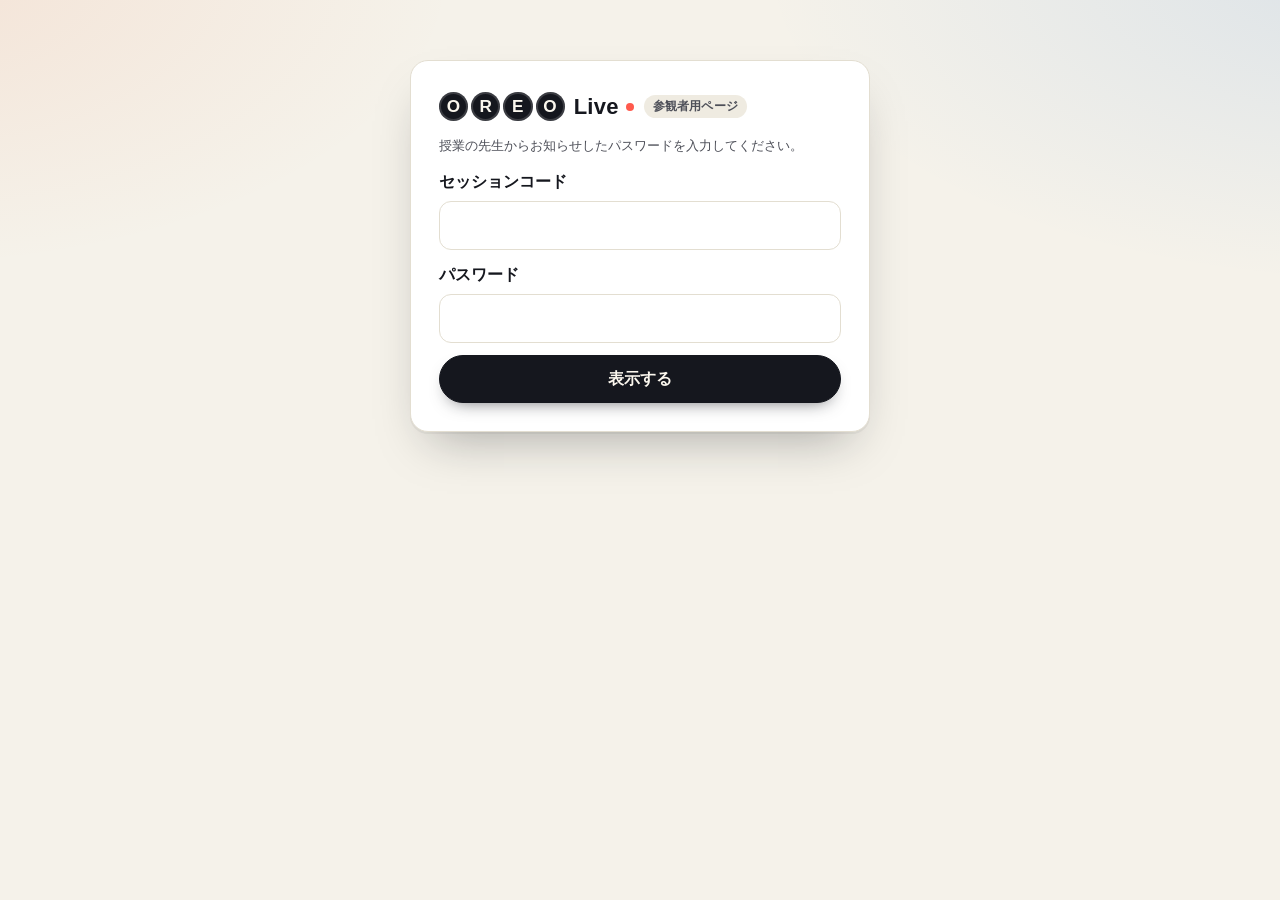
<file: observer.html>
<!DOCTYPE html>
<html lang="ja">
<head>
<meta charset="utf-8">
<meta name="viewport" content="width=device-width, initial-scale=1">
<title>OREO Live — 参観者用</title>
<link rel="icon" href="data:,">
<link rel="stylesheet" href="style.css">
<style>
  .top { position: sticky; top: 0; z-index: 10; padding: 10px 16px 12px; box-shadow: 0 6px 20px -12px rgba(21,23,30,0.6); }
  .top .brand { font-size: 18px; }
  .login .brand { font-size: 22px; }
  .login .brand small { background: var(--surface-2); color: var(--ink-2); }
  .stats { display: flex; gap: 16px; font-size: 14px; color: rgba(251,247,238,0.62); flex-wrap: wrap; }
  .stats b { color: var(--cream); font-family: var(--font-en); font-size: 17px; }
  .filters { display: flex; gap: 8px; flex-wrap: wrap; align-items: center; margin-top: 10px; }
  .filters .seg button { padding: 6px 14px; font-size: 14px; }
  main { max-width: 1180px; margin: 0 auto; padding: 16px 14px 60px; }
  details.guide { background: var(--surface); border: 1px solid var(--line); border-left: 6px solid var(--pop); border-radius: var(--radius); box-shadow: var(--shadow); padding: 14px 18px; margin-bottom: 16px; }
  details.guide summary { font-weight: 800; cursor: pointer; color: var(--ink); }
  details.guide ol { margin: 8px 0 4px; padding-left: 1.3em; }
  .list { display: flex; flex-direction: column; gap: 16px; }
  .stu { display: flex; flex-direction: column; gap: 12px; border-top: 6px solid var(--line); }
  .stu.yes { border-top-color: var(--yes); }
  .stu.no { border-top-color: var(--no); }
  .stu .meta { display: flex; gap: 6px; flex-wrap: wrap; align-items: center; font-size: 14px; }
  .stu .who { font-weight: 800; font-size: 16px; margin-right: 4px; }
  .cols { display: grid; gap: 12px; }
  @media (min-width: 760px) { .cols.two { grid-template-columns: 1fr 1fr; } }
  .col { background: var(--surface-2); border-radius: 14px; padding: 12px 14px; }
  .col.post { background: #fff; box-shadow: inset 0 0 0 1.5px var(--line); }
  .col-head { display: flex; gap: 6px; align-items: center; flex-wrap: wrap; margin-bottom: 6px; font-size: 13.5px; }
  .col-head .lbl { font-weight: 900; font-size: 14.5px; margin-right: 2px; }
  .en-text { font-family: var(--font-en); font-size: 16px; line-height: 1.65; white-space: pre-wrap; overflow-wrap: anywhere; margin: 0; }
  .tr { font-size: 14px; line-height: 1.65; color: var(--ink-2); white-space: pre-wrap; margin: 8px 0 0; padding-top: 8px; border-top: 1px dashed #d8d3c5; }
  .tr.wait { color: var(--ink-3); }
  body.no-tr .tr { display: none; }
  .col.empty-col { display: flex; align-items: center; justify-content: center; color: var(--ink-3); font-size: 14px; background: transparent; border: 1.5px dashed var(--line); }
  details.ai { margin-top: 8px; font-size: 14px; }
  details.ai summary { cursor: pointer; font-weight: 700; color: var(--cookie); }
  details.ai[open] summary { margin-bottom: 6px; }
  details.ai .box { background: var(--surface); border: 1px solid var(--line); border-radius: 12px; padding: 10px 12px; display: flex; flex-direction: column; gap: 8px; }
  details.ai h4 { margin: 0; font-size: 13px; color: var(--ink-2); }
  details.ai ol, details.ai ul { margin: 0; padding-left: 1.2em; }
  details.ai .q-en { display: block; font-family: var(--font-en); font-weight: 700; }
  details.ai .q-ja { display: block; color: var(--ink-2); }
  details.ai .en-text { font-size: 15px; color: var(--good); }
  .ai-wait { font-size: 13px; color: var(--ink-3); margin: 8px 0 0; }
  .refl { background: #fff; border: 1.5px solid var(--cookie); border-radius: 14px; padding: 10px 14px; font-size: 14.5px; }
  .refl b { display: block; font-size: 13px; color: var(--ink-2); margin-bottom: 2px; }
  .refl p { margin: 0; white-space: pre-wrap; line-height: 1.65; }
  del { color: var(--fix); background: var(--fix-soft); padding: 0 3px; border-radius: 4px; font-family: var(--font-en); }
  ins { color: var(--good); background: var(--good-soft); text-decoration: none; font-weight: 700; padding: 0 3px; border-radius: 4px; font-family: var(--font-en); }
  .growth { font-size: 13px; color: var(--good); font-weight: 800; }
  .empty { text-align: center; color: var(--ink-3); padding: 50px 0; }
  .login { max-width: 460px; margin: 60px auto; padding: 28px; box-shadow: var(--shadow-lg); }
  .teacher-flag { background: var(--fix); color: #fff; font-size: 12px; font-weight: 800; padding: 2px 10px; border-radius: 999px; }
  .badge.team-yes { background: var(--yes-soft); color: var(--yes-ink); }
  .badge.team-no { background: var(--no-soft); color: var(--no-ink); }
  /* 先生からのスタンプ（押すと生徒の画面に「〇〇先生から」と、はんこの絵で届く。もう一度押すと取り消し。絵は stamp.js） */
  .stamps { display: flex; flex-wrap: wrap; gap: 8px; align-items: center; border-top: 1px dashed var(--line); padding-top: 10px; }
  .stamps .lbl { font-size: 13px; color: var(--ink-3); font-weight: 700; margin-right: 2px; }
  .stp { --stamp-ink: var(--ink-3); display: inline-flex; align-items: center; gap: 7px; min-height: 46px; padding: 4px 14px 4px 6px; border-radius: 999px; border: 1.5px solid var(--line); background: var(--surface); font: inherit; font-weight: 800; font-size: 14px; color: var(--ink-3); cursor: pointer; transition: transform 0.1s, background 0.15s, border-color 0.15s; }
  .stp:active { transform: scale(0.96); }
  .stp b { font-family: var(--font-en); color: var(--ink-3); min-width: 1ch; }
  .stp.on { background: #fffaf0; border-color: var(--stamp-ink); box-shadow: inset 0 0 0 1px var(--stamp-ink); color: var(--ink); }
  .stp.on b { color: var(--ink); }
  .stp:disabled { opacity: 0.6; }
  .stamps .none { font-size: 12.5px; color: var(--fix); font-weight: 700; }
  .who-line { width: 100%; display: flex; flex-wrap: wrap; gap: 2px 16px; font-size: 13px; color: var(--ink-2); font-weight: 700; }
  .who-line > span { display: inline-flex; align-items: center; gap: 3px; }
  /* スタンプに出す名前を決める */
  .dlg { position: fixed; inset: 0; z-index: 50; background: rgba(21, 23, 30, 0.45); display: flex; align-items: center; justify-content: center; padding: 16px; }
  .dlg-box { width: min(420px, 100%); display: flex; flex-direction: column; gap: 12px; padding: 22px; box-shadow: var(--shadow-lg); }
  .dlg-box h3 { margin: 0; font-size: 18px; }
  .dlg-box p { margin: 0; }
  .name-in { display: flex; align-items: center; gap: 8px; font-weight: 800; font-size: 17px; }
  .name-in input { flex: 1; min-width: 0; font-size: 18px; }
  .name-prev { display: flex; align-items: center; gap: 12px; background: #fffdf6; border: 1px dashed var(--line); border-radius: 14px; padding: 6px 12px; font-weight: 800; color: var(--ink-2); }
  @media (max-width: 520px) {
    .filters { gap: 6px; }
    .filters .seg button { padding: 5px 10px; font-size: 13px; }
    .stamps { gap: 6px; }
    .stamps .lbl { width: 100%; }
    .stp { min-height: 40px; padding: 3px 10px 3px 4px; font-size: 13px; gap: 5px; }
  }
</style>
</head>
<body>
<div id="demoBanner" class="demo-banner hidden">デモモード：同じブラウザのモニター／生徒画面のデータを表示しています</div>

<div id="login" class="login card hidden" style="display:flex;flex-direction:column;gap:12px">
  <div class="brand"><span class="logo dark"><i>O</i><i>R</i><i>E</i><i>O</i></span>Live<span class="live-dot"></span><small>参観者用ページ</small></div>
  <p class="small muted" style="margin:0" id="loginMsg">授業の先生からお知らせしたパスワードを入力してください。</p>
  <div><label class="field-label" for="inS">セッションコード</label><input id="inS" type="text" autocomplete="off"></div>
  <div><label class="field-label" for="inK">パスワード</label><input id="inK" type="password" autocomplete="off"></div>
  <button class="btn btn-primary" id="btnGo">表示する</button>
</div>

<div id="app" class="hidden">
  <header class="top">
    <div class="row">
      <div class="brand"><span class="logo"><i>O</i><i>R</i><i>E</i><i>O</i></span>Live<span class="live-dot"></span><small id="roleName">参観者用</small></div>
      <div class="spacer"></div>
      <div class="stats"><span id="sPreWrap">読む前 <b id="sPre">0</b></span><span>投票 <b id="sVotes">0</b></span><span><span id="sPostLbl">授業の後</span> <b id="sPost">0</b></span></div>
    </div>
    <div class="filters">
      <div class="seg" id="fStance">
        <button data-f="all" class="on">すべて</button><button data-f="yes">Yes</button><button data-f="no">No</button>
      </div>
      <div class="seg" id="fSort">
        <button data-s="new" class="on">新しい順</button><button data-s="grp">グループ順</button><button data-s="stamp">スタンプが少ない順</button>
      </div>
      <div class="seg" id="fTr">
        <button data-tr="on" class="on">和訳あり</button><button data-tr="off">英語のみ</button>
      </div>
      <div class="seg"><button id="btnName" title="スタンプといっしょに生徒の画面に出る名前">✎ スタンプの名前</button></div>
    </div>
  </header>
  <main>
    <details class="guide" id="guide" open>
      <summary>ご参観ありがとうございます — 観察の視点</summary>
      <ol>
        <li id="gPre">本文を読む前と授業の後で、考え（立場や理由）がどう変わったか。</li>
        <li>本文の数字や表現、ディベートで出た具体例が使われているか。</li>
        <li>書いた量や、英語の表現がどう変わったか。</li>
      </ol>
      <p class="small muted" style="margin:4px 0 0">英文の下の日本語は、AI による参考訳です。生徒の英語の誤りは直さずに訳しています（生徒の画面には出ません）。上の「英語のみ」で消せます。「AI のコメント・問いかけ・添削を見る」を押すと、生徒の画面に届いた AI のコメントと問いかけ、添削後の英文が読めます。</p>
      <p class="small muted" style="margin:4px 0 0">各英文の下のスタンプ（<span id="gStamps"></span>）を押すと、生徒の画面に「〇〇先生から」と、はんこの絵で届きます。最初に押すときに、生徒の画面に出すお名前（名字）を入れてください（いまの名前：<b id="gName">まだ決めていません</b>。上の「✎」で変えられます）。何人の生徒にでも押せます。もう一度押すと取り消せます。まだスタンプのない生徒にも届くよう、上の「スタンプが少ない順」で並べ替えられます。</p>
      <p class="small muted" style="margin:4px 0 0">このページのパスワードは、校外の方にお伝えにならないようお願いします。</p>
    </details>
    <div class="note hidden" id="teacherNote" style="margin-bottom:16px;background:var(--fix-soft);border:1px solid #f0c6c1;border-radius:14px;padding:11px 15px;font-size:14px">
      先生用の一覧です（教員キーで開いています）。<b>モニターに映さないでください。</b>
    </div>
    <div id="list" class="list"></div>
  </main>
</div>

<!-- スタンプに出す名前（この端末に覚えておく） -->
<div id="nameDlg" class="dlg hidden" role="dialog" aria-modal="true" aria-labelledby="nameDlgTitle">
  <div class="card dlg-box">
    <h3 id="nameDlgTitle">スタンプに出すお名前</h3>
    <p class="small muted">生徒の画面に「<b id="namePrevText">〇〇</b>先生から」と、スタンプといっしょに出ます。名字だけでかまいません。この端末に覚えておきます。</p>
    <div class="name-in"><input id="inName" type="text" maxlength="12" placeholder="例：田中" autocomplete="off" aria-label="お名前"><span>先生</span></div>
    <div class="name-prev" id="namePrev"></div>
    <div class="row"><button class="btn btn-ghost" id="nameCancel">やめる</button><span class="spacer"></span><button class="btn btn-primary" id="nameOk">決める</button></div>
  </div>
</div>

<script src="config.js"></script>
<script src="stamp.js"></script>
<script src="api.js"></script>
<script>
(function () {
  const C = window.OREO_CONFIG, API = window.OREO_API;
  const $ = (s) => document.querySelector(s);
  const $$ = (s) => Array.from(document.querySelectorAll(s));
  const esc = (t) => String(t ?? "").replace(/[&<>"']/g, (c) => ({ "&": "&amp;", "<": "&lt;", ">": "&gt;", '"': "&quot;", "'": "&#39;" }[c]));
  const store = {
    get(k) { try { return JSON.parse(localStorage.getItem(k)); } catch { return null; } },
    set(k, v) { try { localStorage.setItem(k, JSON.stringify(v)); } catch {} },
    del(k) { try { localStorage.removeItem(k); } catch {} },
  };
  function toast(msg, isErr) {
    const el = document.createElement("div");
    el.className = "toast" + (isErr ? " err" : "");
    el.textContent = msg;
    document.body.appendChild(el);
    setTimeout(() => el.remove(), isErr ? 5000 : 2200);
  }
  const ST = { yes: "Yes", no: "No", unsure: "Not sure" };

  if (API.demo) $("#demoBanner").classList.remove("hidden");
  const params = new URLSearchParams(location.search);
  const S = { s: (params.get("s") || "").trim().toUpperCase(), key: "", role: "observer", teacher: params.get("as") === "teacher" };
  // 先生用の一覧（モニターの「準備」タブから開く）：URL にキーを入れず、この端末に保存された教員キーを使う
  if (S.teacher) {
    const mon = store.get("oreolive_monitor") || {};
    if (mon.key && (!S.s || mon.s === S.s)) { S.key = mon.key; S.s = S.s || mon.s; }
  } else {
    // 参観者：パスワードはこの端末に覚えておく（URL や QR には入れない）
    const pw = store.get("oreolive_observer_pw") || {};
    if (pw.s && pw.key && (!S.s || pw.s === S.s)) { S.key = pw.key; S.s = S.s || pw.s; }
    if (API.demo && !S.key && S.s) S.key = API.demoObserverKey;
  }
  const D = { since: 0, writings: new Map(), votes: [], members: [], stamps: {}, loaded: false };
  // この端末の印（自分が押したスタンプを見分けて取り消せるようにするため。生徒には出さない）。保存できないブラウザでは、開いている間だけ
  const DEV = (() => {
    let id = store.get("oreolive_dev");
    if (typeof id !== "string" || !/^[A-Za-z0-9_-]{16,64}$/.test(id)) {
      const a = new Uint8Array(12);
      crypto.getRandomValues(a);
      id = "d" + Array.from(a, (x) => x.toString(16).padStart(2, "0")).join("");
      store.set("oreolive_dev", id);
    }
    return id;
  })();
  const STAMPS = C.STAMPS || [];
  const STAMP = window.OREO_STAMP;
  $("#gStamps").textContent = STAMPS.map((x) => `${x.icon} ${x.ja}`).join("　");
  // スタンプに出す先生の名前（この端末に覚えておく。「先生」は画面で付ける）
  const cleanName = (v) => String(v || "").replace(/[\u0000-\u001f\u007f<>]/g, "").replace(/\s+/g, " ").trim().replace(/\s*(先生|せんせい|センセイ)$/, "").trim().slice(0, 12);
  let NAME = cleanName(store.get("oreolive_stamp_name"));
  let justPressed = null; // 押した直後のスタンプだけ「ポン」と動かす
  const stampLock = {}; // 押した直後の生徒は、古いポーリングの答えで上書きしない
  let lastStampAt = 0, lastOrder = [];
  let T = window.OREO_TOPIC();
  let filter = "all", sort = "new", pollTimer = null;
  const openAi = new Set();

  function showLogin(msg) {
    clearInterval(pollTimer);
    $("#app").classList.add("hidden");
    $("#login").classList.remove("hidden");
    $("#inS").value = S.s;
    $("#inK").value = API.demo ? API.demoObserverKey : ""; // デモでは、パスワードの初期値を入れておく
    if (msg) $("#loginMsg").textContent = msg;
  }
  if (S.s && S.key) start();
  else showLogin(S.teacher ? "先生用の一覧は、モニターと同じ端末で開いてください（教員キーがこの端末に保存されていません）。" : "");
  $("#btnGo").onclick = () => {
    S.s = $("#inS").value.trim().toUpperCase();
    S.key = $("#inK").value.trim();
    S.teacher = false;
    if (!S.s || !S.key) return toast("セッションコードとパスワードを入力してください", true);
    start();
  };
  $("#inK").addEventListener("keydown", (e) => e.key === "Enter" && $("#btnGo").click());

  async function start() {
    try {
      await poll(true);
      if (!S.teacher) store.set("oreolive_observer_pw", { s: S.s, key: S.key });
      $("#login").classList.add("hidden");
      $("#app").classList.remove("hidden");
      clearInterval(pollTimer);
      pollTimer = setInterval(poll, 6000);
    } catch (e) {
      if (e.status === 401 && !S.teacher) store.del("oreolive_observer_pw");
      toast(e.message, true);
      showLogin();
    }
  }

  async function poll(throwErr) {
    const t0 = Date.now();
    try {
      const res = await API.live(S.s, S.key, D.since, DEV);
      S.role = res.role || "observer";
      T = window.OREO_TOPIC(res.topic);
      D.votes = res.votes || [];
      D.members = res.members || [];
      const got = res.stamps || {};
      const next = {};
      for (const st of new Set([...Object.keys(got), ...Object.keys(D.stamps)])) {
        const v = (stampLock[st] || 0) > t0 ? D.stamps[st] : got[st];
        if (v) next[st] = v;
      }
      D.stamps = next;
      // 和訳・AI のコメント・振り返りが後から付くと upd が進むので、同じ id は上書きする
      (res.writings || []).forEach((w) => { D.writings.set(w.id, w); D.since = Math.max(D.since, w.upd || 0); });
      D.loaded = true;
      render();
    } catch (e) {
      if (throwErr) throw e;
      // パスワードが変わったときは、入力し直してもらう
      if (e.status === 401) { store.del("oreolive_observer_pw"); showLogin("パスワードが変わりました。授業の先生に確認して、入力し直してください。"); }
    }
  }

  $("#fStance").onclick = (e) => { const b = e.target.closest("button"); if (!b) return; filter = b.dataset.f; $$("#fStance button").forEach((x) => x.classList.toggle("on", x === b)); render(); };
  // 並べ替えのボタンを押したときは、すぐに並べ直す（「スタンプがまだの人から」を押し直すと、最新の数で並べ直す）
  $("#fSort").onclick = (e) => { const b = e.target.closest("button"); if (!b) return; sort = b.dataset.s; lastStampAt = 0; $$("#fSort button").forEach((x) => x.classList.toggle("on", x === b)); render(); };
  // 和訳の表示（参観者ごとに覚えておく）
  function setTr(on) {
    document.body.classList.toggle("no-tr", !on);
    $$("#fTr button").forEach((x) => x.classList.toggle("on", (x.dataset.tr === "on") === on));
    store.set("oreolive_observer_tr", on);
  }
  setTr(store.get("oreolive_observer_tr") !== false);
  $("#fTr").onclick = (e) => { const b = e.target.closest("button"); if (b) setTr(b.dataset.tr === "on"); };

  // 生徒ごとに、読む前（pre）と授業の後（post）をまとめる。班と立場は、ディベートで選んだ席から
  function students() {
    const m = new Map();
    const team = Object.fromEntries(D.members.filter((x) => x.grp).map((x) => [x.student, x]));
    for (const w of D.writings.values()) {
      if (!m.has(w.student)) m.set(w.student, { student: w.student, grp: "", side: "", pre: null, post: null });
      const x = m.get(w.student);
      x[w.round] = w;
      if (w.grp && !x.grp) x.grp = w.grp;
    }
    for (const x of m.values()) if (team[x.student]) { x.grp = team[x.student].grp; x.side = team[x.student].side; }
    return [...m.values()];
  }
  const stampsOf = (st) => D.stamps[st] || { counts: {}, mine: [], who: [] };
  const stampSum = (st) => Object.values(stampsOf(st).counts || {}).reduce((a, n) => a + (n || 0), 0);
  const byStudent = (a, b) => a.student.localeCompare(b.student, "ja", { numeric: true });

  function render() {
    const teacher = S.role === "teacher";
    $("#roleName").textContent = teacher ? "先生用" : "参観者用";
    $("#teacherNote").classList.toggle("hidden", !teacher);
    const all = students();
    const nPre = all.filter((x) => x.pre).length, nPost = all.filter((x) => x.post).length;
    $("#sPre").textContent = nPre;
    $("#sPreWrap").classList.toggle("hidden", !T.PRE_WRITING && !nPre);
    $("#gPre").classList.toggle("hidden", !T.PRE_WRITING);
    $("#sVotes").textContent = D.votes.length;
    $("#sPost").textContent = nPost;
    $("#sPostLbl").textContent = T.PRE_WRITING ? "授業の後" : "提出";
    let items = all;
    const now = (x) => x.post || x.pre;
    if (filter === "yes" || filter === "no") items = items.filter((x) => now(x).stance === filter);
    const last = (x) => Math.max(x.pre ? x.pre.at : 0, x.post ? x.post.at : 0);
    items.sort(
      sort === "new" ? (a, b) => last(b) - last(a)
      : sort === "stamp" ? (a, b) => stampSum(a.student) - stampSum(b.student) || byStudent(a, b)
      : (a, b) => (+a.grp || 99) - (+b.grp || 99) || byStudent(a, b)
    );
    // スタンプを押している間（最後に押してから20秒）は、並び順を変えない（押した生徒のカードが動いて、押しまちがえないように）
    if (sort === "stamp" && Date.now() - lastStampAt < 20000 && lastOrder.length) {
      const pos = new Map(lastOrder.map((st, i) => [st, i]));
      items.sort((a, b) => (pos.has(a.student) ? pos.get(a.student) : 1e6) - (pos.has(b.student) ? pos.get(b.student) : 1e6));
    }
    lastOrder = items.map((x) => x.student);
    // 開いている「AI のコメント・問いかけ・添削」の状態を保ったまま描き直す
    $$("details.ai").forEach((d) => (d.open ? openAi.add(d.dataset.id) : openAi.delete(d.dataset.id)));
    $("#list").innerHTML = items.length
      ? items.map(card).join("")
      : `<div class="empty">${filter === "all" ? "英文の提出を待っています…（6秒ごとに自動で更新されます）" : "この立場の英文は、まだありません"}</div>`;
  }

  // AI のコメント・問いかけ・添削（生徒の画面に届いたもの）。ボタンで開く
  function aiBox(w) {
    const f = w.feedback;
    if (!f) return Date.now() - (w.at || 0) < 120000 ? `<p class="ai-wait">AI のコメントを作成中…</p>` : "";
    const pts = f.points || [];
    return `<details class="ai" data-id="${w.id}" ${openAi.has(String(w.id)) ? "open" : ""}><summary>🤖 AI のコメント・問いかけ・添削を見る</summary>
      <div class="box">
        ${f.comment ? `<div><h4>コメント</h4>${esc(f.comment)}</div>` : ""}
        ${f.questions && f.questions.length ? `<div><h4>問いかけ</h4><ol>${f.questions.map((q) => `<li><span class="q-en">${esc(q.en)}</span><span class="q-ja">${esc(q.ja)}</span></li>`).join("")}</ol></div>` : ""}
        <div><h4>添削後の英文</h4><p class="en-text">${esc(f.corrected)}</p></div>
        ${pts.length ? `<div><h4>おもな直し</h4><ul>${pts.map((p) => `<li>${p.original ? `<del>${esc(p.original)}</del> → ` : ""}<ins>${esc(p.corrected)}</ins> <span class="muted">${esc(p.why)}</span></li>`).join("")}</ul></div>` : ""}
      </div>
    </details>`;
  }

  function column(w, round, both) {
    const label = round === "pre" ? "本文を読む前" : both || T.PRE_WRITING ? "授業の後" : "英文";
    if (!w) return `<div class="col empty-col">${round === "pre" ? "本文を読む前の英文はありません" : "授業の後の英文は、まだです"}</div>`;
    const tr = w.translation
      ? `<p class="tr">${esc(w.translation)}</p>`
      : `<p class="tr wait">${Date.now() - (w.at || 0) < 120000 ? "和訳を作成中…" : "（和訳はありません）"}</p>`;
    return `<div class="col ${round}">
      <div class="col-head"><span class="lbl">${label}</span><span class="badge ${esc(w.stance)}">${ST[w.stance] || esc(w.stance)}</span><span class="badge">${esc(w.words)} words</span>
        ${w.flag && w.flag !== "ok" ? `<span class="badge" style="background:#fff6db;color:#6b5200" title="AI が、話題からそれている・配慮が必要などと判断した英文です">要確認</span>` : ""}</div>
      <p class="en-text">${esc(w.body)}</p>
      ${tr}
      ${aiBox(w)}
    </div>`;
  }

  function card(x) {
    const now = x.post || x.pre;
    const both = !!(x.pre && x.post);
    const showPre = T.PRE_WRITING || x.pre;
    const growth = both ? (() => { const d = (x.post.words || 0) - (x.pre.words || 0); return d ? `<span class="growth">${x.pre.words} → ${x.post.words} words（${d > 0 ? "+" : "−"}${Math.abs(d)}）</span>` : ""; })() : "";
    const refl = x.post && x.post.reflection ? `<div class="refl"><b>📝 振り返り（生徒が日本語で書いたもの）</b><p>${esc(x.post.reflection)}</p></div>` : "";
    // ディベートの班と立場（ディベートで担当した立場。英文の立場と違うこともある）
    const team = x.side
      ? `<span class="badge team-${x.side}" title="ディベートで担当した班と立場">G${esc(x.grp)}・${x.side === "yes" ? "Yes" : "No"}側</span>`
      : x.grp ? `<span class="badge">G${esc(x.grp)}</span>` : "";
    return `<article class="card stu ${esc(now.stance)}">
      <div class="meta"><span class="who">${esc(x.student.replace("-", "組"))}番</span>${team}${growth}</div>
      <div class="cols ${showPre ? "two" : ""}">
        ${showPre ? column(x.pre, "pre", both) : ""}
        ${column(x.post, "post", both)}
      </div>
      ${refl}
      <div class="stamps" data-stamps="${esc(x.student)}">${stampBar(x.student)}</div>
    </article>`;
  }

  /* ---------- 先生からのスタンプ ---------- */
  function stampBar(st) {
    const s = stampsOf(st);
    const mine = new Set(s.mine || []);
    const who = (s.who || []).filter((w) => w.stamps && w.stamps.length);
    return `<span class="lbl">スタンプ</span>`
      + STAMPS.map((k) => {
        const n = (s.counts || {})[k.id] || 0;
        const on = mine.has(k.id);
        const pic = STAMP.html(k.id, { mini: true, ghost: !on, size: 36, seed: st + k.id, pressed: on && justPressed === `${st}|${k.id}`, title: "" });
        return `<button type="button" class="stp ${on ? "on" : ""}" style="--stamp-ink:${STAMP.ink[k.id]}" data-student="${esc(st)}" data-stamp="${k.id}" aria-pressed="${on}" title="${on ? "もう一度押すと取り消します" : "押すと生徒に届きます"}">${pic}${esc(k.ja)}<b>${n || ""}</b></button>`;
      }).join("")
      + (stampSum(st) ? "" : `<span class="none">まだスタンプがありません</span>`)
      // だれが押したか（押した順）。先生用の一覧だけに出す（参観者用ページには出さない。先生の指示。2026-11-21）
      + (S.role === "teacher" && who.length ?`<div class="who-line">${who.map((w) => `<span>${esc(w.who || "")}先生${w.stamps.map((id) => STAMP.html(id, { mini: true, ink: false, size: 18, seed: st + id + w.who, title: "" })).join("")}</span>`).join("")}</div>` : "");
  }
  $("#list").addEventListener("click", async (e) => {
    const b = e.target.closest(".stp");
    if (!b || b.disabled) return;
    const st = b.dataset.student, k = b.dataset.stamp;
    const on = !(stampsOf(st).mine || []).includes(k);
    // はじめて押すときは、生徒の画面に出す名前を決めてもらう
    if (on && !NAME && !(await askName())) return;
    const cur = stampsOf(st);
    // 先に画面を変えてから送る（届かなかったときは元に戻す）
    const before = D.stamps[st];
    const counts = Object.assign({}, cur.counts);
    counts[k] = Math.max(0, (counts[k] || 0) + (on ? 1 : -1));
    D.stamps[st] = { counts, mine: on ? [...(cur.mine || []), k] : (cur.mine || []).filter((x) => x !== k), who: cur.who || [] };
    stampLock[st] = Date.now() + 60000;
    lastStampAt = Date.now();
    if (on) justPressed = `${st}|${k}`;
    redrawStamps(st);
    try {
      const res = await API.stamp(S.s, S.key, { student: st, stamp: k, on, dev: DEV, name: NAME });
      D.stamps[st] = { counts: res.counts, mine: res.mine, who: res.who || [] };
      if (on) toast(`${STAMPS.find((x) => x.id === k).icon} ${st.replace("-", "組")}番に届けました`);
    } catch (err) {
      if (before) D.stamps[st] = before; else delete D.stamps[st];
      toast(err.message, true);
    } finally {
      stampLock[st] = Date.now();
      redrawStamps(st);
    }
  });
  function redrawStamps(st) {
    $$(`[data-stamps]`).forEach((el) => { if (el.dataset.stamps === st) el.innerHTML = stampBar(st); });
    justPressed = null;
  }

  /* ---------- スタンプに出す名前 ---------- */
  function showName() {
    $("#btnName").textContent = NAME ? `✎ ${NAME}先生` : "✎ スタンプの名前";
    $("#gName").textContent = NAME ? `${NAME}先生` : "まだ決めていません";
  }
  showName();
  function namePreview() {
    const v = cleanName($("#inName").value);
    $("#namePrevText").textContent = v || "〇〇";
    $("#namePrev").innerHTML = v
      ? `${STAMP.html("clear", { who: v, seed: "preview", size: 76 })}<span>生徒の画面では、このように<br>「${esc(v)}先生から」と届きます</span>`
      : `<span class="muted">お名前を入れると、ここにスタンプの見本が出ます</span>`;
  }
  let nameDone = null;
  // 名前を決めてもらう（決めたら名前、やめたら空）
  function askName() {
    return new Promise((resolve) => {
      nameDone = resolve;
      $("#inName").value = NAME;
      namePreview();
      $("#nameDlg").classList.remove("hidden");
      setTimeout(() => $("#inName").focus(), 30);
    });
  }
  function closeName(v) {
    $("#nameDlg").classList.add("hidden");
    const done = nameDone;
    nameDone = null;
    if (done) done(v);
  }
  $("#inName").addEventListener("input", namePreview);
  $("#inName").addEventListener("keydown", (e) => { if (e.key === "Enter" && !e.isComposing) $("#nameOk").click(); if (e.key === "Escape") closeName(""); });
  $("#nameCancel").onclick = () => closeName("");
  $("#nameDlg").addEventListener("click", (e) => { if (e.target.id === "nameDlg") closeName(""); });
  $("#nameOk").onclick = async () => {
    const v = cleanName($("#inName").value);
    if (!v) return toast("お名前を入れてください", true);
    const changed = v !== NAME;
    NAME = v;
    store.set("oreolive_stamp_name", v);
    showName();
    closeName(v);
    // このセッションで、この端末がもう押したスタンプがあれば、その名前もそろえる
    if (changed && S.key && Object.values(D.stamps).some((x) => x && (x.mine || []).length)) {
      try { await API.stamp(S.s, S.key, { dev: DEV, rename: true, name: v }); await poll(); toast(`押したスタンプの名前を「${v}先生」にしました`); }
      catch (err) { toast(err.message, true); }
    }
  };
  $("#btnName").onclick = () => askName();

})();
</script>
</body>
</html>
</file>
<file: style.css>
/* OREO Live — 共通スタイル
 * 配色の考え方：濃いクッキー色（--cookie）とクリーム色（--cream）を土台に、
 * Yes＝青、No＝オレンジを目立たせる。強調は黄色（--pop）。 */
:root {
  --bg: #f5f2ea;
  --surface: #ffffff;
  --surface-2: #efebe1;
  --line: #e3ded1;
  --ink: #15171e;
  --ink-2: #4d4f58;
  --ink-3: #8b8c93;
  --cookie: #15171e;
  --cookie-2: #23262f;
  --cream: #fbf7ee;
  --accent: #1b2333;
  --accent-soft: #e9ebf3;
  --pop: #f5b83d;
  --pop-soft: #fdf0cd;
  --marker: #fbdf95;
  --yes: #2472d8;
  --yes-soft: #e2edfc;
  --yes-ink: #174f93;
  --no: #eb6834;
  --no-soft: #fde9df;
  --no-ink: #9a3a12;
  --unsure: #9b9a94;
  --unsure-soft: #eeede9;
  --good: #1f7a4d;
  --good-soft: #e1f3e9;
  --fix: #b3261e;
  --fix-soft: #fbe7e5;
  --radius: 18px;
  --shadow: 0 1px 0 rgba(21, 23, 30, 0.04), 0 12px 32px -14px rgba(21, 23, 30, 0.22);
  --shadow-lg: 0 2px 0 rgba(21, 23, 30, 0.05), 0 24px 48px -20px rgba(21, 23, 30, 0.35);
  --font: "Hiragino Sans", "Hiragino Kaku Gothic ProN", "Noto Sans JP", "Yu Gothic UI", "Yu Gothic", "Meiryo", system-ui, sans-serif;
  --font-en: "Segoe UI Variable Display", "SF Pro Display", "Avenir Next", "Segoe UI", "Helvetica Neue", Arial, var(--font);
}
* { box-sizing: border-box; }
html, body { margin: 0; }
body {
  background-color: var(--bg);
  /* 左上にオレンジ、右上に青のうすい光：2つの立場を表す */
  background-image:
    radial-gradient(900px 480px at -8% -6%, rgba(235, 104, 52, 0.11), transparent 62%),
    radial-gradient(1000px 520px at 108% -8%, rgba(36, 114, 216, 0.12), transparent 62%);
  background-repeat: no-repeat;
  color: var(--ink);
  font-family: var(--font);
  line-height: 1.6;
  -webkit-text-size-adjust: 100%;
  -webkit-font-smoothing: antialiased;
}
.en { font-family: var(--font-en); }
button, input, select, textarea { font: inherit; color: inherit; }
button { cursor: pointer; -webkit-tap-highlight-color: transparent; }
.hidden { display: none !important; }

/* ---- ロゴ（丸いクッキーに O R E O） ---- */
.logo { display: inline-flex; gap: 3px; margin-right: 9px; }
.logo i {
  width: 1.7em; height: 1.7em; border-radius: 50%; flex: none;
  display: inline-flex; align-items: center; justify-content: center;
  font-style: normal; font-family: var(--font-en); font-weight: 900; font-size: 0.78em; line-height: 1;
  background: var(--cream); color: var(--cookie);
  box-shadow: inset 0 0 0 2px rgba(21, 23, 30, 0.14);
}
.logo.dark i { background: var(--cookie); color: var(--cream); box-shadow: inset 0 0 0 2px rgba(255, 255, 255, 0.16); }
.live-dot { display: inline-block; width: 8px; height: 8px; border-radius: 50%; background: #ff5a4d; margin-left: 7px; flex: none; animation: livePulse 1.8s ease-in-out infinite; }
@keyframes livePulse { 0%, 100% { box-shadow: 0 0 0 0 rgba(255, 90, 77, 0.55); } 60% { box-shadow: 0 0 0 7px rgba(255, 90, 77, 0); } }
.brand { display: inline-flex; align-items: center; font-family: var(--font-en); font-weight: 800; letter-spacing: 0.01em; white-space: nowrap; }
.brand small { font-family: var(--font); font-weight: 600; font-size: 12px; margin-left: 10px; padding: 2px 9px; border-radius: 999px; }

/* ---- 濃い色の帯（ヘッダー・タブ・操作バー） ---- */
.top, nav.tabs, footer.ctrl { background: var(--cookie); color: var(--cream); }
.top .brand, nav.tabs .brand { color: var(--cream); }
.top .brand small, nav.tabs .brand small { background: rgba(255, 255, 255, 0.12); color: rgba(251, 247, 238, 0.8); }
.top .muted, footer.ctrl .muted { color: rgba(251, 247, 238, 0.62); }
.top .seg, footer.ctrl .seg { background: rgba(255, 255, 255, 0.1); }
.top .seg button, footer.ctrl .seg button { color: rgba(251, 247, 238, 0.72); }
.top .seg button:hover, footer.ctrl .seg button:hover { color: var(--cream); }
.top .seg button.on, footer.ctrl .seg button.on { background: var(--cream); color: var(--cookie); box-shadow: none; }
.top input[type="text"] { border-color: transparent; }
footer.ctrl .btn { background: rgba(255, 255, 255, 0.1); border-color: rgba(255, 255, 255, 0.16); color: var(--cream); }
footer.ctrl .btn:hover { background: rgba(255, 255, 255, 0.18); }

/* ---- ボタン ---- */
.btn {
  display: inline-flex; align-items: center; justify-content: center; gap: 8px;
  min-height: 46px; padding: 10px 20px; border-radius: 999px;
  border: 1px solid var(--line); background: var(--surface); color: var(--ink);
  font-weight: 700; transition: background 0.15s, transform 0.08s, box-shadow 0.15s;
}
.btn:hover { background: var(--surface-2); }
.btn:active { transform: translateY(1px) scale(0.99); }
.btn:disabled { opacity: 0.45; cursor: not-allowed; }
.btn-primary { background: var(--cookie); border-color: var(--cookie); color: var(--cream); box-shadow: 0 8px 18px -10px rgba(21, 23, 30, 0.7); }
.btn-primary:hover { background: var(--cookie-2); }
.btn-ghost { background: transparent; border-color: transparent; }
.btn-danger { color: var(--fix); border-color: #e7c3bf; }
.btn-sm { min-height: 34px; padding: 6px 14px; font-size: 14px; }

.card {
  background: var(--surface); border: 1px solid var(--line); border-radius: var(--radius);
  box-shadow: var(--shadow); padding: 20px;
}
.muted { color: var(--ink-2); }
.small { font-size: 13px; }
.row { display: flex; gap: 12px; align-items: center; flex-wrap: wrap; }
.spacer { flex: 1; }

/* 英語の見出しに引く、黄色のマーカー */
.mark { background: linear-gradient(transparent 58%, var(--marker) 58%, var(--marker) 94%, transparent 94%); -webkit-box-decoration-break: clone; box-decoration-break: clone; padding: 0 0.08em; }

.badge {
  display: inline-flex; align-items: center; gap: 4px; padding: 3px 11px; border-radius: 999px;
  font-size: 13px; font-weight: 700; background: var(--surface-2); color: var(--ink-2); white-space: nowrap;
}
.badge.yes { background: var(--yes); color: #fff; }
.badge.no { background: var(--no); color: #fff; }
.badge.unsure { background: var(--unsure-soft); color: var(--ink-2); }

.grade { display: inline-flex; flex-direction: column; align-items: center; min-width: 86px; padding: 10px 12px 8px; border-radius: 16px; background: var(--surface-2); }
.grade b { font-size: 34px; line-height: 1.05; font-family: var(--font-en); font-weight: 900; }
.grade span { font-size: 12px; font-weight: 600; color: var(--ink-2); }
.grade.g-A { background: var(--good-soft); } .grade.g-A b { color: var(--good); }
.grade.g-B { background: var(--yes-soft); } .grade.g-B b { color: var(--yes-ink); }
.grade.g-C { background: var(--pop-soft); } .grade.g-C b { color: #8a5a00; }
.grade.g-D { background: var(--fix-soft); } .grade.g-D b { color: var(--fix); }

.seg { display: inline-flex; background: var(--surface-2); border-radius: 999px; padding: 4px; gap: 4px; }
.seg button { border: 0; background: transparent; border-radius: 999px; padding: 8px 16px; font-weight: 700; color: var(--ink-2); transition: background 0.15s, color 0.15s; }
.seg button.on { background: var(--cookie); color: var(--cream); box-shadow: 0 4px 10px -6px rgba(21, 23, 30, 0.6); }

.field-label { font-weight: 700; display: block; margin-bottom: 6px; }
input[type="text"], input[type="password"], select, textarea {
  width: 100%; border: 1.5px solid var(--line); border-radius: 12px; padding: 11px 13px; background: #fff;
  transition: border-color 0.15s, box-shadow 0.15s;
}
textarea { resize: vertical; line-height: 1.55; font-family: var(--font-en); font-size: 17px; }
input:focus, select:focus, textarea:focus { outline: none; border-color: var(--cookie); box-shadow: 0 0 0 4px rgba(245, 184, 61, 0.45); }
button:focus-visible { outline: 3px solid var(--pop); outline-offset: 2px; }
input[type="checkbox"] { accent-color: var(--cookie); }

.toast {
  position: fixed; left: 50%; bottom: 24px; transform: translateX(-50%);
  background: var(--cookie); color: var(--cream); padding: 12px 20px; border-radius: 14px; z-index: 50;
  box-shadow: var(--shadow-lg); max-width: min(92vw, 560px); font-size: 15px; font-weight: 600;
}
.toast.err { background: var(--fix); color: #fff; }

.demo-banner {
  background: var(--pop); color: var(--cookie); font-size: 13px; font-weight: 600;
  padding: 6px 14px; text-align: center;
}

/* 横棒（100%積み上げ） */
.stackbar { display: flex; width: 100%; height: 100%; gap: 3px; }
.stackbar > div { height: 100%; border-radius: 10px; display: flex; align-items: center; justify-content: center; color: #fff; font-weight: 800; min-width: 0; overflow: hidden; white-space: nowrap; transition: width 0.5s ease; }
.stackbar .yes { background: var(--yes); }
.stackbar .no { background: var(--no); }
.stackbar .unsure { background: var(--unsure); }

/* 画面の切り替わりを、ふわっと見せる */
@keyframes riseIn { from { opacity: 0; transform: translateY(8px); } to { opacity: 1; transform: none; } }
main > section:not(.hidden), .pane:not(.hidden) { animation: riseIn 0.32s ease both; }
/* 先生からのスタンプの絵（stamp.js）。インクで押したはんこのように、少し傾けて紙になじませる */
:root { --stamp-font: "Hiragino Maru Gothic ProN", "Hiragino Maru Gothic Pro", "HG丸ｺﾞｼｯｸM-PRO", "BIZ UDPGothic", var(--font); }
.oreo-stamp { display: inline-block; flex: none; transform: rotate(var(--r, 0deg)); mix-blend-mode: multiply; }
.oreo-stamp svg { display: block; width: 100%; height: 100%; overflow: visible; }
.oreo-stamp.ghost { opacity: 0.6; mix-blend-mode: normal; }
.oreo-stamp.pressed { animation: stampPress 0.5s cubic-bezier(0.25, 0.8, 0.35, 1) both; }
@keyframes stampPress {
  0% { opacity: 0; transform: scale(1.9) rotate(var(--r, 0deg)); }
  50% { opacity: 1; transform: scale(0.88) rotate(var(--r, 0deg)); }
  72% { transform: scale(1.05) rotate(var(--r, 0deg)); }
  100% { transform: scale(1) rotate(var(--r, 0deg)); }
}
@media (prefers-reduced-motion: reduce) { *, *::before, *::after { animation: none !important; transition: none !important; } }

/* 座席表（ディベートのチーム分け。モニターと生徒画面で共通）。2列ごとに通路をあける */
.seat-front { text-align: center; font-size: 13px; font-weight: 700; color: var(--ink-3); background: var(--surface-2); border-radius: 10px; padding: 4px; margin-bottom: 10px; }
.seatgrid { display: grid; gap: 8px; --seat-h: 56px; }
.seat { position: relative; min-height: var(--seat-h); min-width: 0; border-radius: 12px; border: 2px solid var(--line); background: var(--surface); display: flex; flex-direction: column; align-items: center; justify-content: center; padding: 4px; line-height: 1.15; font-weight: 700; color: var(--ink-3); transition: transform 0.1s, box-shadow 0.15s; }
.seat:active { transform: scale(0.97); }
.seat b { font-family: var(--font-en); font-size: 1.3em; font-weight: 900; }
.seat small { font-size: 0.78em; font-weight: 800; font-family: var(--font-en); }
.seat.yes { background: var(--yes); border-color: var(--yes); color: #fff; }
.seat.no { background: var(--no); border-color: var(--no); color: #fff; }
.seat.absent { background: repeating-linear-gradient(45deg, var(--surface-2), var(--surface-2) 6px, var(--surface) 6px, var(--surface) 12px); border-style: dashed; font-size: 0.8em; }
.seat.gap { background: transparent; border-style: dashed; border-color: #d9d4c6; }
.seat.used { background: var(--accent-soft); border-color: #c9cede; color: var(--ink); }
.seat.sel { box-shadow: 0 0 0 4px var(--pop); transform: translateY(-2px); z-index: 1; }
.seat.me { box-shadow: 0 0 0 4px var(--pop), var(--shadow-lg); transform: translateY(-2px); z-index: 1; }
.seat.taken:not(.me) { opacity: 0.55; }
.seat .ck { position: absolute; top: 2px; right: 6px; font-size: 0.7em; }
</file>
